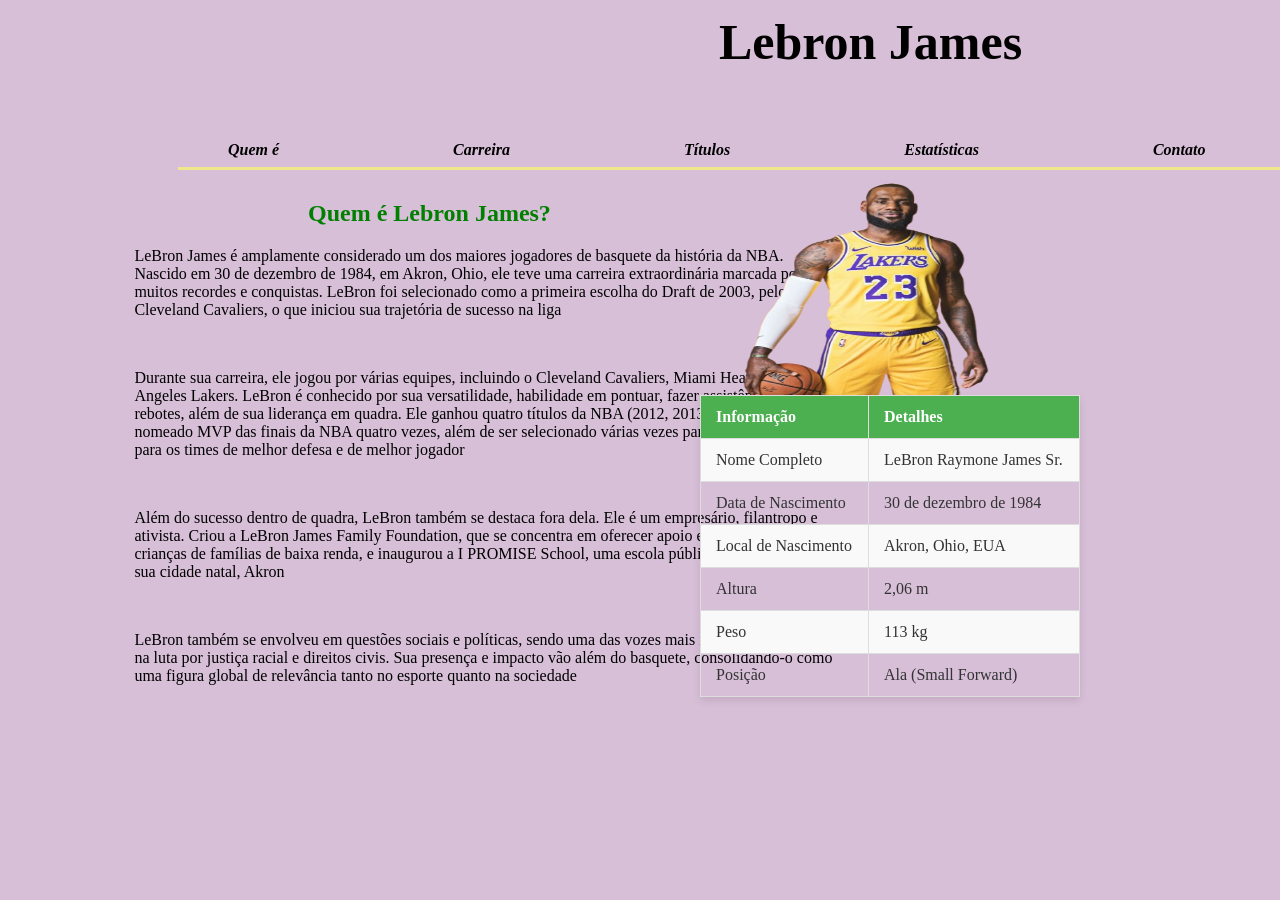
<file: secao1.html>
<!DOCTYPE html>
<html lang="pt-br">
<head>
    <meta charset="UTF-8">
    <meta name="viewport" content="width=device-width, initial-scale=1.0">
    <link rel="shortcut icon" href="IMG/Blackvariant-Button-Ui-Requests-13-NBA.ico" type="image/x-icon">
    <link rel="stylesheet" href="CSS/secao1.css">
    <title>Quem é Lebron</title>
</head>
<body>
    <header>
        <a href="index.html" class="título">
            <h1>Lebron James</h1>
        </a>
        <br><br>
        <nav>
            <a href="secao1.html" target="_parent">Quem é</a>
            <a href="secao2.html" target="_parent">Carreira</a>
            <a href="secao3.html" target="_parent">Títulos</a>
            <a href="secao4.html" target="_parent">Estatísticas</a>
            <a href="secao5.html" target="_parent">Contato</a>
            <hr>
        </nav>
    </header>
    <main>
        <section>
            <h2>Quem é Lebron James?</h2>
            <article>
                <p>LeBron James é amplamente considerado um dos maiores jogadores de basquete da história da NBA. Nascido em 30 de dezembro de 1984, em Akron, Ohio, ele teve uma carreira extraordinária marcada por muitos recordes e conquistas. LeBron foi selecionado como a primeira escolha do Draft de 2003, pelo Cleveland Cavaliers, o que iniciou sua trajetória de sucesso na liga</p>
                <br>
                <p>Durante sua carreira, ele jogou por várias equipes, incluindo o Cleveland Cavaliers, Miami Heat e Los Angeles Lakers. LeBron é conhecido por sua versatilidade, habilidade em pontuar, fazer assistências e rebotes, além de sua liderança em quadra. Ele ganhou quatro títulos da NBA (2012, 2013, 2016, 2020) e foi nomeado MVP das finais da NBA quatro vezes, além de ser selecionado várias vezes para o All-Star Game e para os times de melhor defesa e de melhor jogador</p>
                <br>
                <p>Além do sucesso dentro de quadra, LeBron também se destaca fora dela. Ele é um empresário, filantropo e ativista. Criou a LeBron James Family Foundation, que se concentra em oferecer apoio educacional a crianças de famílias de baixa renda, e inaugurou a I PROMISE School, uma escola pública para crianças em sua cidade natal, Akron</p>
                <br>
                <p>LeBron também se envolveu em questões sociais e políticas, sendo uma das vozes mais influentes dos atletas na luta por justiça racial e direitos civis. Sua presença e impacto vão além do basquete, consolidando-o como uma figura global de relevância tanto no esporte quanto na sociedade</p>
                <img src="IMG/Lebron(Secao1).png" alt="foto Lebron">
                <table>
                    <tr>
                      <th>Informação</th>
                      <th>Detalhes</th>
                    </tr>
                    <tr>
                      <td>Nome Completo</td>
                      <td>LeBron Raymone James Sr.</td>
                    </tr>
                    <tr>
                      <td>Data de Nascimento</td>
                      <td>30 de dezembro de 1984</td>
                    </tr>
                    <tr>
                      <td>Local de Nascimento</td>
                      <td>Akron, Ohio, EUA</td>
                    </tr>
                    <tr>
                      <td>Altura</td>
                      <td>2,06 m</td>
                    </tr>
                    <tr>
                      <td>Peso</td>
                      <td>113 kg</td>
                    </tr>
                    <tr>
                      <td>Posição</td>
                      <td>Ala (Small Forward)</td>
                    </tr>
                  </table>       
            </article>
        </section>
    </main>
</body>
</html>
</file>
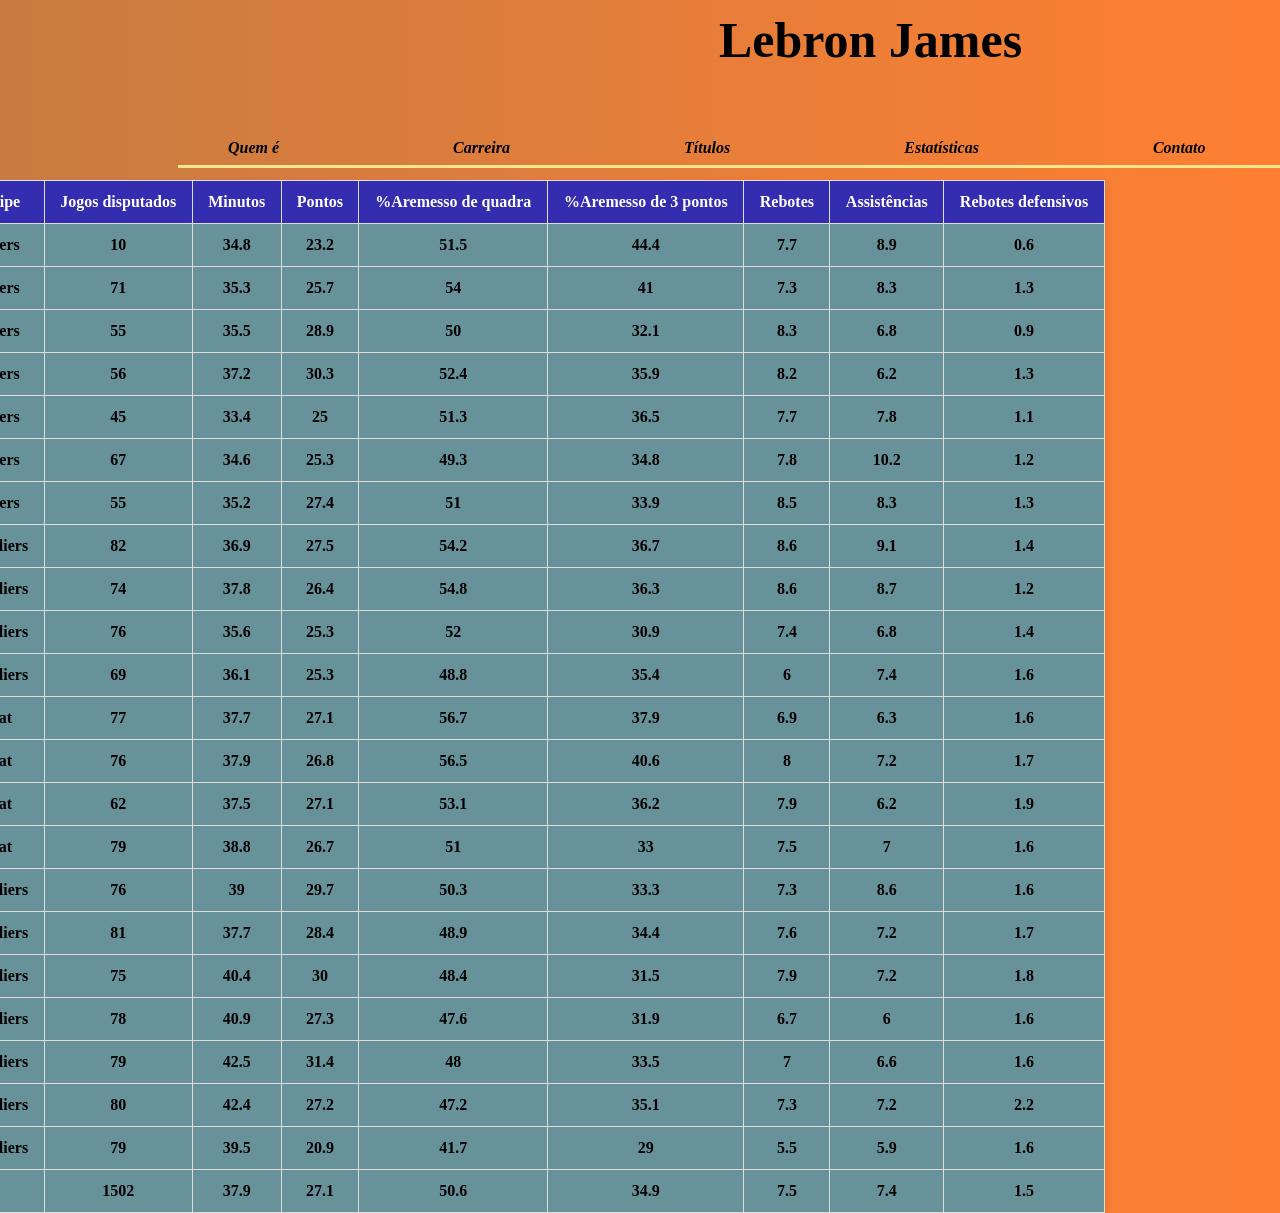
<file: secao4.html>
<!DOCTYPE html>
<html lang="pt-br">
<head>
    <meta charset="UTF-8">
    <meta name="viewport" content="width=device-width, initial-scale=1.0">
    <link rel="shortcut icon" href="IMG/Blackvariant-Button-Ui-Requests-13-NBA.ico" type="image/x-icon">
    <link rel="stylesheet" href="CSS/secao4.css">
    <title>Estatísticas do Lebron</title>
</head>
<body>
    <header>
        <a href="index.html" class="título">
            <h1>Lebron James</h1>
        </a>
        <br><br>
        <nav>
            <a href="secao1.html" target="_parent">Quem é</a>
            <a href="secao2.html" target="_parent">Carreira</a>
            <a href="secao3.html" target="_parent">Títulos</a>
            <a href="secao4.html" target="_parent">Estatísticas</a>
            <a href="secao5.html" target="_parent">Contato</a>
            <hr>
        </nav>
    </header>
    <article>
        <table>
            <tr>
              <th>Ano</th>
              <th>Equipe</th>
              <th>Jogos disputados</th>
              <th>Minutos</th>
              <th>Pontos</th>
              <th>%Aremesso de quadra</th>
              <th>%Aremesso de 3 pontos</th>
              <th>Rebotes</th>
              <th>Assistências</th>
              <th>Rebotes defensivos</th>
            </tr>
            <tr>
              <td>2024-25</td>
              <td>Lakers</td>
              <td>10</td>
              <td>34.8</td>
              <td>23.2</td>
              <td>51.5</td>
              <td>44.4</td>
              <td>7.7</td>
              <td>8.9</td>
              <td>0.6</td>
            </tr>
            <tr>
                <td>2023-24</td>
                <td>Lakers</td>
                <td>71</td>
                <td>35.3</td>
                <td>25.7</td>
                <td>54</td>
                <td>41</td>
                <td>7.3</td>
                <td>8.3</td>
                <td>1.3</td>
            </tr>
            <tr>
                <td>2022-23</td>
                <td>Lakers</td>
                <td>55</td>
                <td>35.5</td>
                <td>28.9</td>
                <td>50</td>
                <td>32.1</td>
                <td>8.3</td>
                <td>6.8</td>
                <td>0.9</td>
            </tr>
            <tr>
                <td>2021-22</td>
                <td>Lakers</td>
                <td>56</td>
                <td>37.2</td>
                <td>30.3</td>
                <td>52.4</td>
                <td>35.9</td>
                <td>8.2</td>
                <td>6.2</td>
                <td>1.3</td>
            </tr>
            <tr>
                <td>2020-21</td>
                <td>Lakers</td>
                <td>45</td>
                <td>33.4</td>
                <td>25</td>
                <td>51.3</td>
                <td>36.5</td>
                <td>7.7</td>
                <td>7.8</td>
                <td>1.1</td>
            </tr>
            <tr>
                <td>2019-20</td>
                <td>Lakers</td>
                <td>67</td>
                <td>34.6</td>
                <td>25.3</td>
                <td>49.3</td>
                <td>34.8</td>
                <td>7.8</td>
                <td>10.2</td>
                <td>1.2</td>
            </tr>
            <tr>
                <td>2018-19</td>
                <td>Lakers</td>
                <td>55</td>
                <td>35.2</td>
                <td>27.4</td>
                <td>51</td>
                <td>33.9</td>
                <td>8.5</td>
                <td>8.3</td>
                <td>1.3</td>
            </tr>
            <tr>
                <td>2017-18</td>
                <td>Cavaliers</td>
                <td>82</td>
                <td>36.9</td>
                <td>27.5</td>
                <td>54.2</td>
                <td>36.7</td>
                <td>8.6</td>
                <td>9.1</td>
                <td>1.4</td>
            </tr>
            <tr>
                <td>2016-17</td>
                <td>Cavaliers</td>
                <td>74</td>
                <td>37.8</td>
                <td>26.4</td>
                <td>54.8</td>
                <td>36.3</td>
                <td>8.6</td>
                <td>8.7</td>
                <td>1.2</td>
            </tr>
            <tr>
                <td>2015-16</td>
                <td>Cavaliers</td>
                <td>76</td>
                <td>35.6</td>
                <td>25.3</td>
                <td>52</td>
                <td>30.9</td>
                <td>7.4</td>
                <td>6.8</td>
                <td>1.4</td>
            </tr>
            <tr>
                <td>2014-15</td>
                <td>Cavaliers</td>
                <td>69</td>
                <td>36.1</td>
                <td>25.3</td>
                <td>48.8</td>
                <td>35.4</td>
                <td>6</td>
                <td>7.4</td>
                <td>1.6</td>
            </tr>
            <tr>
                <td>2013-14</td>
                <td>Heat</td>
                <td>77</td>
                <td>37.7</td>
                <td>27.1</td>
                <td>56.7</td>
                <td>37.9</td>
                <td>6.9</td>
                <td>6.3</td>
                <td>1.6</td>
            </tr>
            <tr>
                <td>2012-13</td>
                <td>Heat</td>
                <td>76</td>
                <td>37.9</td>
                <td>26.8</td>
                <td>56.5</td>
                <td>40.6</td>
                <td>8</td>
                <td>7.2</td>
                <td>1.7</td>
            </tr>
            <tr>
                <td>2011-12</td>
                <td>Heat</td>
                <td>62</td>
                <td>37.5</td>
                <td>27.1</td>
                <td>53.1</td>
                <td>36.2</td>
                <td>7.9</td>
                <td>6.2</td>
                <td>1.9</td>
            </tr>
            <tr>
                <td>2010-11</td>
                <td>Heat</td>
                <td>79</td>
                <td>38.8</td>
                <td>26.7</td>
                <td>51</td>
                <td>33</td>
                <td>7.5</td>
                <td>7</td>
                <td>1.6</td>
            </tr>
            <tr>
                <td>2009-10</td>
                <td>Cavaliers</td>
                <td>76</td>
                <td>39</td>
                <td>29.7</td>
                <td>50.3</td>
                <td>33.3</td>
                <td>7.3</td>
                <td>8.6</td>
                <td>1.6</td>
            </tr>
            <tr>
                <td>2008-09</td>
                <td>Cavaliers</td>
                <td>81</td>
                <td>37.7</td>
                <td>28.4</td>
                <td>48.9</td>
                <td>34.4</td>
                <td>7.6</td>
                <td>7.2</td>
                <td>1.7</td>
            </tr>
            <tr>
                <td>2007-08</td>
                <td>Cavaliers</td>
                <td>75</td>
                <td>40.4</td>
                <td>30</td>
                <td>48.4</td>
                <td>31.5</td>
                <td>7.9</td>
                <td>7.2</td>
                <td>1.8</td>
            </tr>
            <tr>
                <td>2006-07</td>
                <td>Cavaliers</td>
                <td>78</td>
                <td>40.9</td>
                <td>27.3</td>
                <td>47.6</td>
                <td>31.9</td>
                <td>6.7</td>
                <td>6</td>
                <td>1.6</td>
            </tr>
            <tr>
                <td>2005-06</td>
                <td>Cavaliers</td>
                <td>79</td>
                <td>42.5</td>
                <td>31.4</td>
                <td>48</td>
                <td>33.5</td>
                <td>7</td>
                <td>6.6</td>
                <td>1.6</td>
            </tr>
            <tr>
                <td>2004-05</td>
                <td>Cavaliers</td>
                <td>80</td>
                <td>42.4</td>
                <td>27.2</td>
                <td>47.2</td>
                <td>35.1</td>
                <td>7.3</td>
                <td>7.2</td>
                <td>2.2</td>
            </tr>
            <tr>
                <td>2003-04</td>
                <td>Cavaliers</td>
                <td>79</td>
                <td>39.5</td>
                <td>20.9</td>
                <td>41.7</td>
                <td>29</td>
                <td>5.5</td>
                <td>5.9</td>
                <td>1.6</td>
            </tr>
            <tr>
                <td>Carreira</td>
                <td></td>
                <td>1502</td>
                <td>37.9</td>
                <td>27.1</td>
                <td>50.6</td>
                <td>34.9</td>
                <td>7.5</td>
                <td>7.4</td>
                <td>1.5</td>
            </tr>
        </table>
    </article>
</body>
</html>
</file>
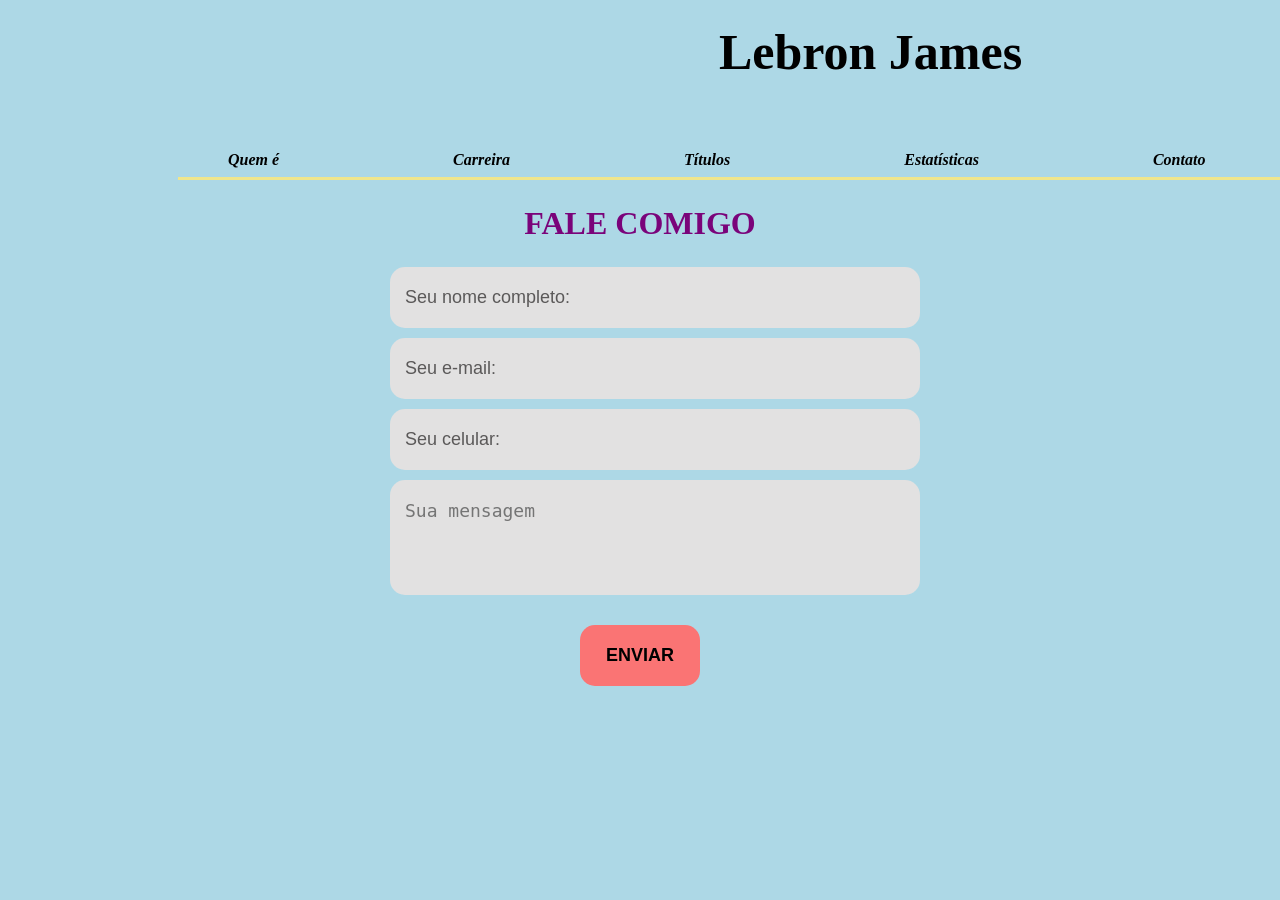
<file: secao5.html>
<!DOCTYPE html>
<html lang="pt-br">
<head>
    <meta charset="UTF-8">
    <meta name="viewport" content="width=device-width, initial-scale=1.0">
    <link rel="shortcut icon" href="IMG/Hopstarter-Sleek-Xp-Basic-Chat.ico" type="image/x-icon">
    <link rel="stylesheet" href="CSS/secao5.css">
    <title>Sobre nós</title>
</head>
<body>
    <header>
        <a href="index.html" class="título">
            <h1>Lebron James</h1>
        </a>
        <br><br>
        <nav>
            <a href="secao1.html" target="_parent">Quem é</a>
            <a href="secao2.html" target="_parent">Carreira</a>
            <a href="secao3.html" target="_parent">Títulos</a>
            <a href="secao4.html" target="_parent">Estatísticas</a>
            <a href="secao5.html" target="_parent">Contato</a>
            <hr>
        </nav>
    </header>
    <section class="form">
        <div class="interface">
            <h2 class="titulo">FALE COMIGO</h2>
            <form action="">
                <input type="text" name="" id="" placeholder="Seu nome completo:" required>
                <input type="text" name="" id="" placeholder="Seu e-mail:" required>
                <input type="text" name="" id="" placeholder="Seu celular:">
                <textarea name="" id="" placeholder="Sua mensagem" required cols="30" rows="10"></textarea>
                <div class="btn-enviar">
                    <input type="submit" value="ENVIAR">
                </div>
            </form>
        </div>
    </section>
</body>
</html>
</file>
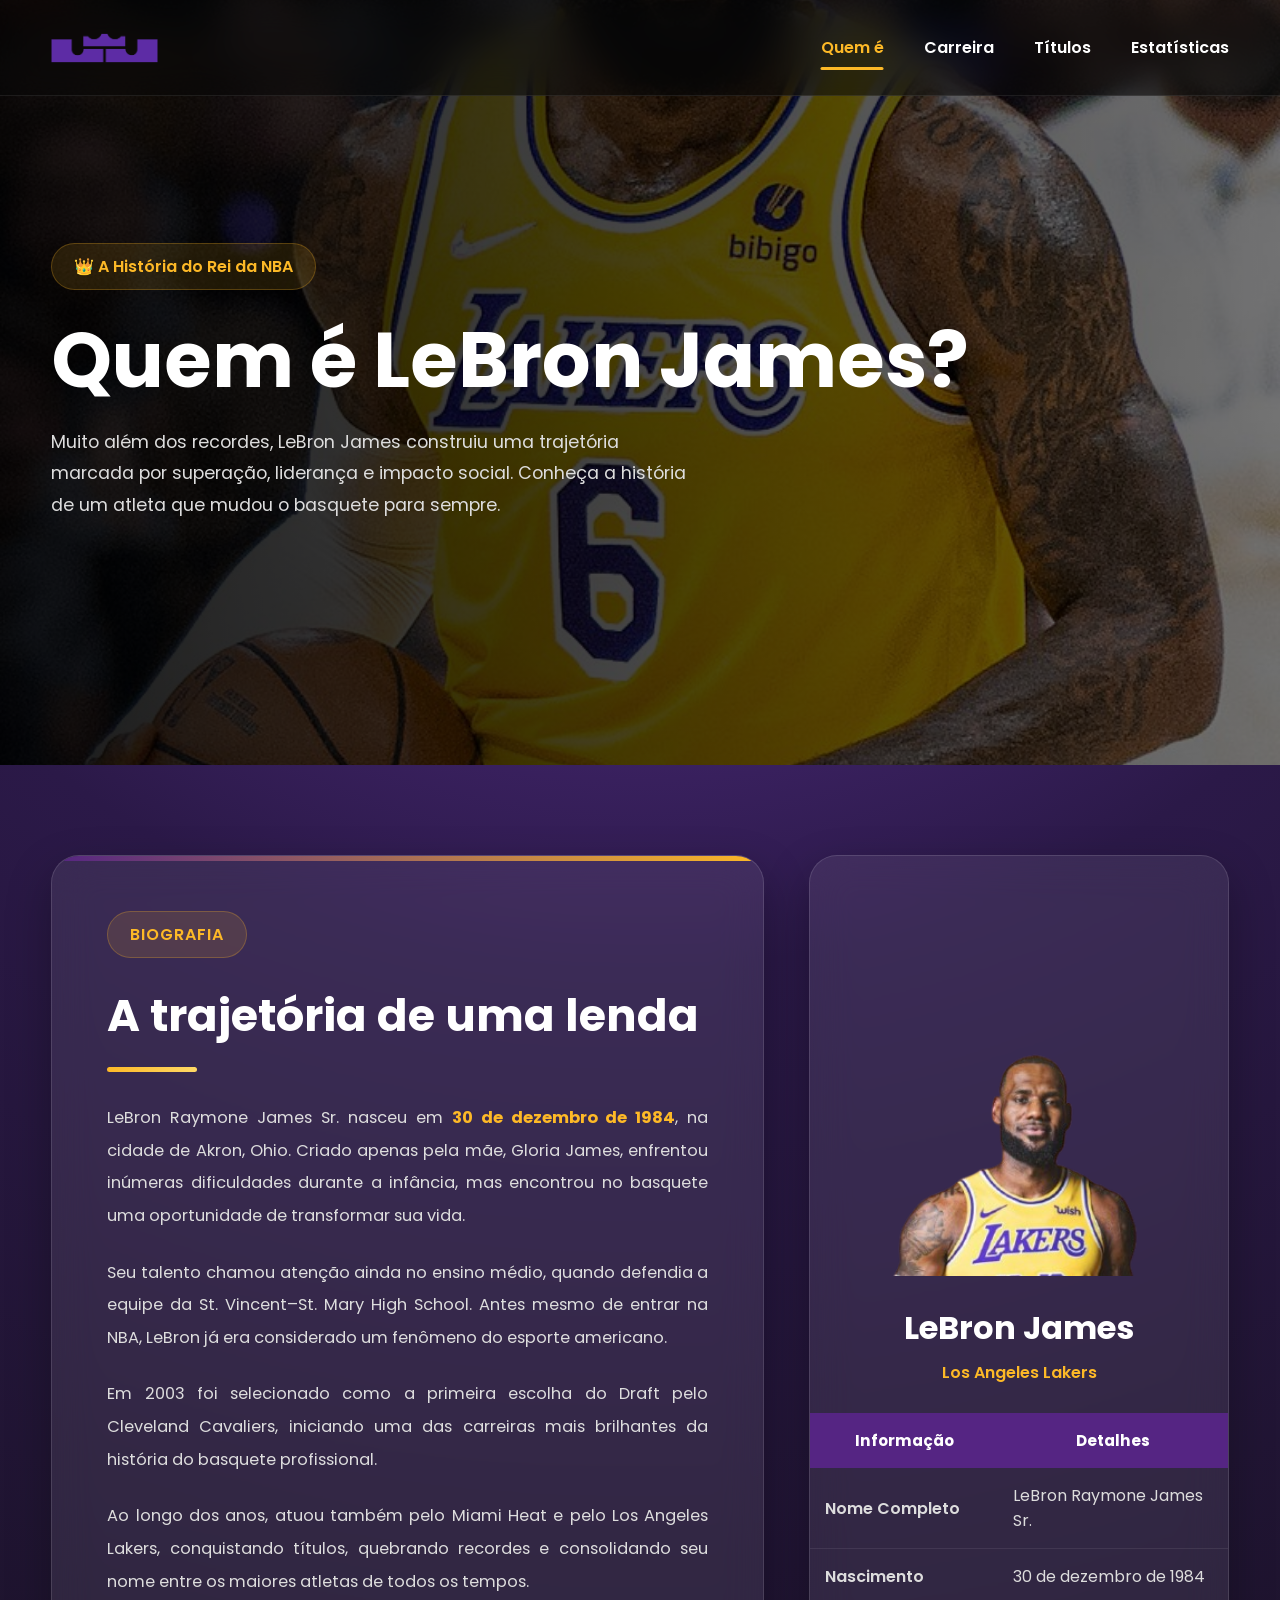
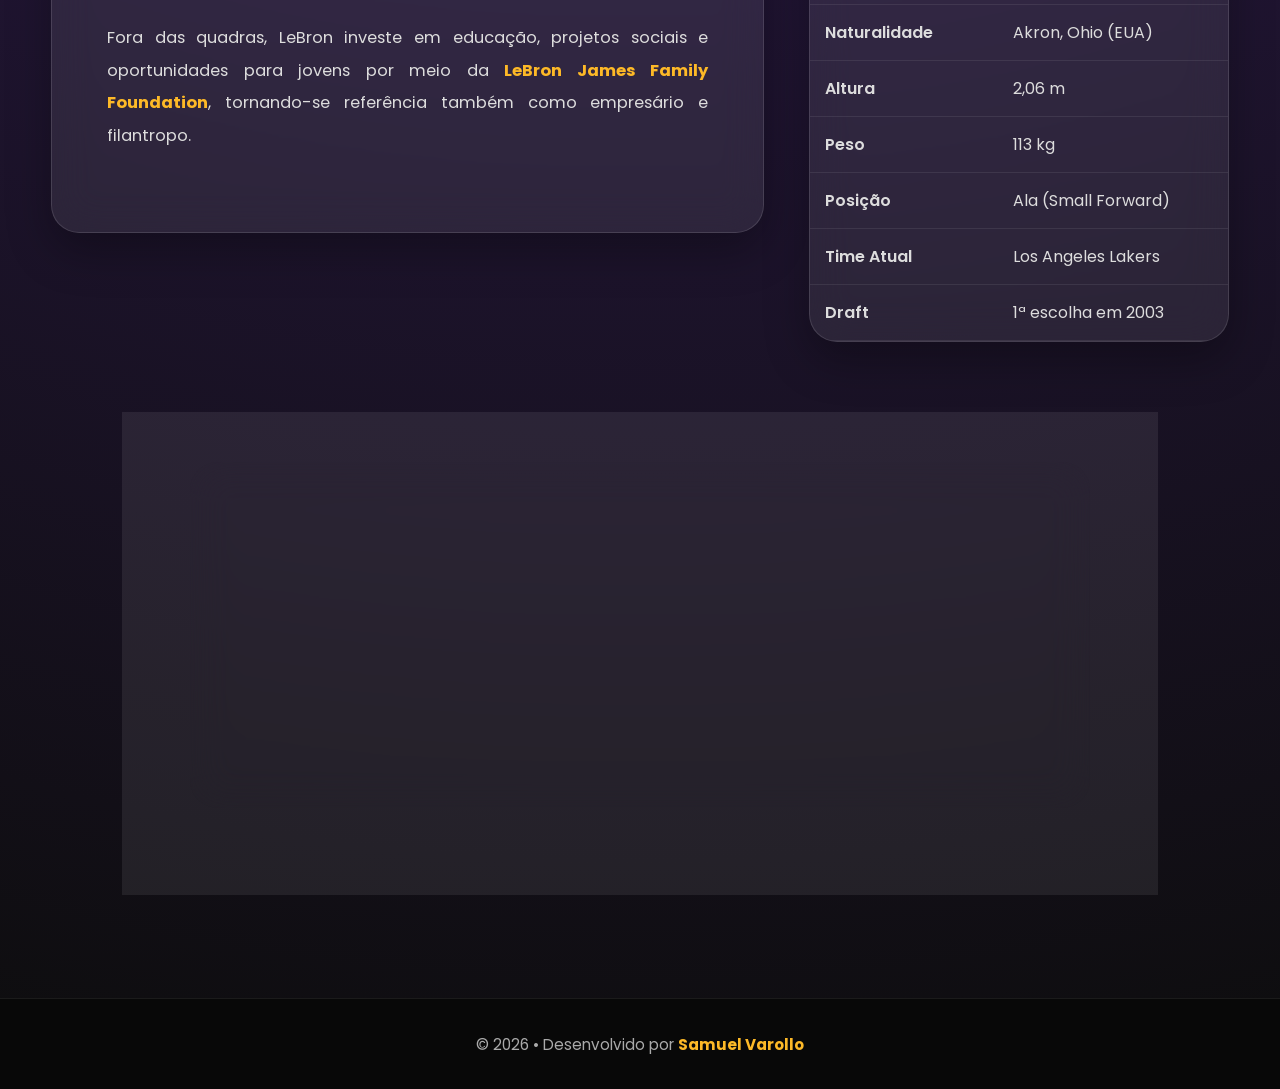
<file: pages/biografia.html>
<!DOCTYPE html>
<html lang="pt-BR">
<head>
    <meta charset="UTF-8">
    <meta name="viewport" content="width=device-width, initial-scale=1.0">
    <title>Quem é LeBron James | Biografia</title>
    <meta name="description"
        content="Conheça a história de LeBron James, sua infância, carreira, conquistas e legado dentro e fora das quadras.">
    <link rel="shortcut icon"
        href="../img/lebron.ico"
        type="image/x-icon">
    <link rel="preconnect"
        href="https://fonts.googleapis.com">
    <link rel="preconnect"
        href="https://fonts.gstatic.com"
        crossorigin>
    <link href="https://fonts.googleapis.com/css2?family=Poppins:wght@300;400;500;600;700;800&display=swap"
        rel="stylesheet">
    <link rel="stylesheet"
        href="../css/biografia.css">
</head>
<body>
    <!-- ================= HEADER ================= -->
    <header class="header">
        <div class="container-header">
            <a href="../index.html"
                class="logo">
                <img src="../img/Logo.png"
                    alt="Logo LeBron James">
            </a>
            <nav>
                <a href="biografia.html"
                    class="ativo">
                    Quem é
                </a>

                <a href="carreira.html">
                    Carreira
                </a>

                <a href="titulos.html">
                    Títulos
                </a>

                <a href="estatisticas.html">
                    Estatísticas
                </a>
            </nav>
        </div>
    </header>

    <!-- ================= HERO ================= -->
    <section class="hero">
        <div class="hero-overlay"></div>
        <div class="container hero-content">
            <span class="hero-tag">
                👑 A História do Rei da NBA
            </span>
            <h2>
                Quem é LeBron James?
            </h2>
            <p>
                Muito além dos recordes, LeBron James construiu uma trajetória
                marcada por superação, liderança e impacto social.
                Conheça a história de um atleta que mudou o basquete
                para sempre.
            </p>
        </div>
    </section>
    <main>

        <!-- ================= BIOGRAFIA ================= -->
        <section class="biografia-section">
            <div class="biografia-container">
                <article class="texto">
                    <span class="section-tag">
                        BIOGRAFIA
                    </span>
                    <h2>
                        A trajetória de uma lenda
                    </h2>
                    <p>
                        LeBron Raymone James Sr. nasceu em
                        <strong>30 de dezembro de 1984</strong>,
                        na cidade de Akron, Ohio.
                        Criado apenas pela mãe, Gloria James,
                        enfrentou inúmeras dificuldades durante a infância,
                        mas encontrou no basquete uma oportunidade
                        de transformar sua vida.
                    </p>
                    <p>
                        Seu talento chamou atenção ainda no ensino médio,
                        quando defendia a equipe da
                        St. Vincent–St. Mary High School.
                        Antes mesmo de entrar na NBA,
                        LeBron já era considerado um fenômeno
                        do esporte americano.
                    </p>
                    <p>
                        Em 2003 foi selecionado como a primeira escolha
                        do Draft pelo Cleveland Cavaliers,
                        iniciando uma das carreiras mais brilhantes
                        da história do basquete profissional.
                    </p>
                    <p>
                        Ao longo dos anos,
                        atuou também pelo Miami Heat
                        e pelo Los Angeles Lakers,
                        conquistando títulos,
                        quebrando recordes
                        e consolidando seu nome entre
                        os maiores atletas de todos os tempos.
                    </p>
                    <p>
                        Fora das quadras,
                        LeBron investe em educação,
                        projetos sociais
                        e oportunidades para jovens por meio da
                        <strong>LeBron James Family Foundation</strong>,
                        tornando-se referência também
                        como empresário e filantropo.
                    </p>
                </article>
                
                <!-- ================= PERFIL ================= -->
                <aside class="informacoes">
                    <div class="perfil-card">
                        <img src="../img/Lebron.png"
                            alt="LeBron James">
                        <div class="perfil-info">
                            <h3>
                                LeBron James
                            </h3>
                            <p>
                                Los Angeles Lakers
                            </p>
                        </div>
                        <table>
                            <thead>
                                <tr>
                                    <th>
                                        Informação
                                    </th>
                                    <th>
                                        Detalhes
                                    </th>
                                </tr>
                            </thead>
                            <tbody>
                                <tr>
                                    <td>Nome Completo</td>
                                    <td>LeBron Raymone James Sr.</td>
                                </tr>
                                <tr>
                                    <td>Nascimento</td>
                                    <td>30 de dezembro de 1984</td>
                                </tr>
                                <tr>
                                    <td>Naturalidade</td>
                                    <td>Akron, Ohio (EUA)</td>
                                </tr>
                                <tr>
                                    <td>Altura</td>
                                    <td>2,06 m</td>
                                </tr>
                                <tr>
                                    <td>Peso</td>
                                    <td>113 kg</td>
                                </tr>
                                <tr>
                                    <td>Posição</td>
                                    <td>Ala (Small Forward)</td>
                                </tr>
                                <tr>
                                    <td>Time Atual</td>
                                    <td>Los Angeles Lakers</td>
                                </tr>
                                <tr>
                                    <td>Draft</td>
                                    <td>1ª escolha em 2003</td>
                                </tr>
                            </tbody>
                        </table>
                    </div>
                </aside>
            </div>
        </section>

        <!-- ================= FRASE ================= -->
        <section class="quote-section">
            <div class="quote-card">
                <span>
                    💬 Frase Marcante
                </span>
                <blockquote>
                    "Nada é dado. Tudo é conquistado com trabalho duro."
                </blockquote>
                <p>
                    — LeBron James
                </p>
            </div>
        </section>
    </main>

    <!-- ================= FOOTER ================= -->
    <footer class="footer">
        <div class="container-footer">
            <p>
                © 2026 • Desenvolvido por
                <strong>Samuel Varollo</strong>
            </p>
        </div>
    </footer>
</body>
</html>
</file>
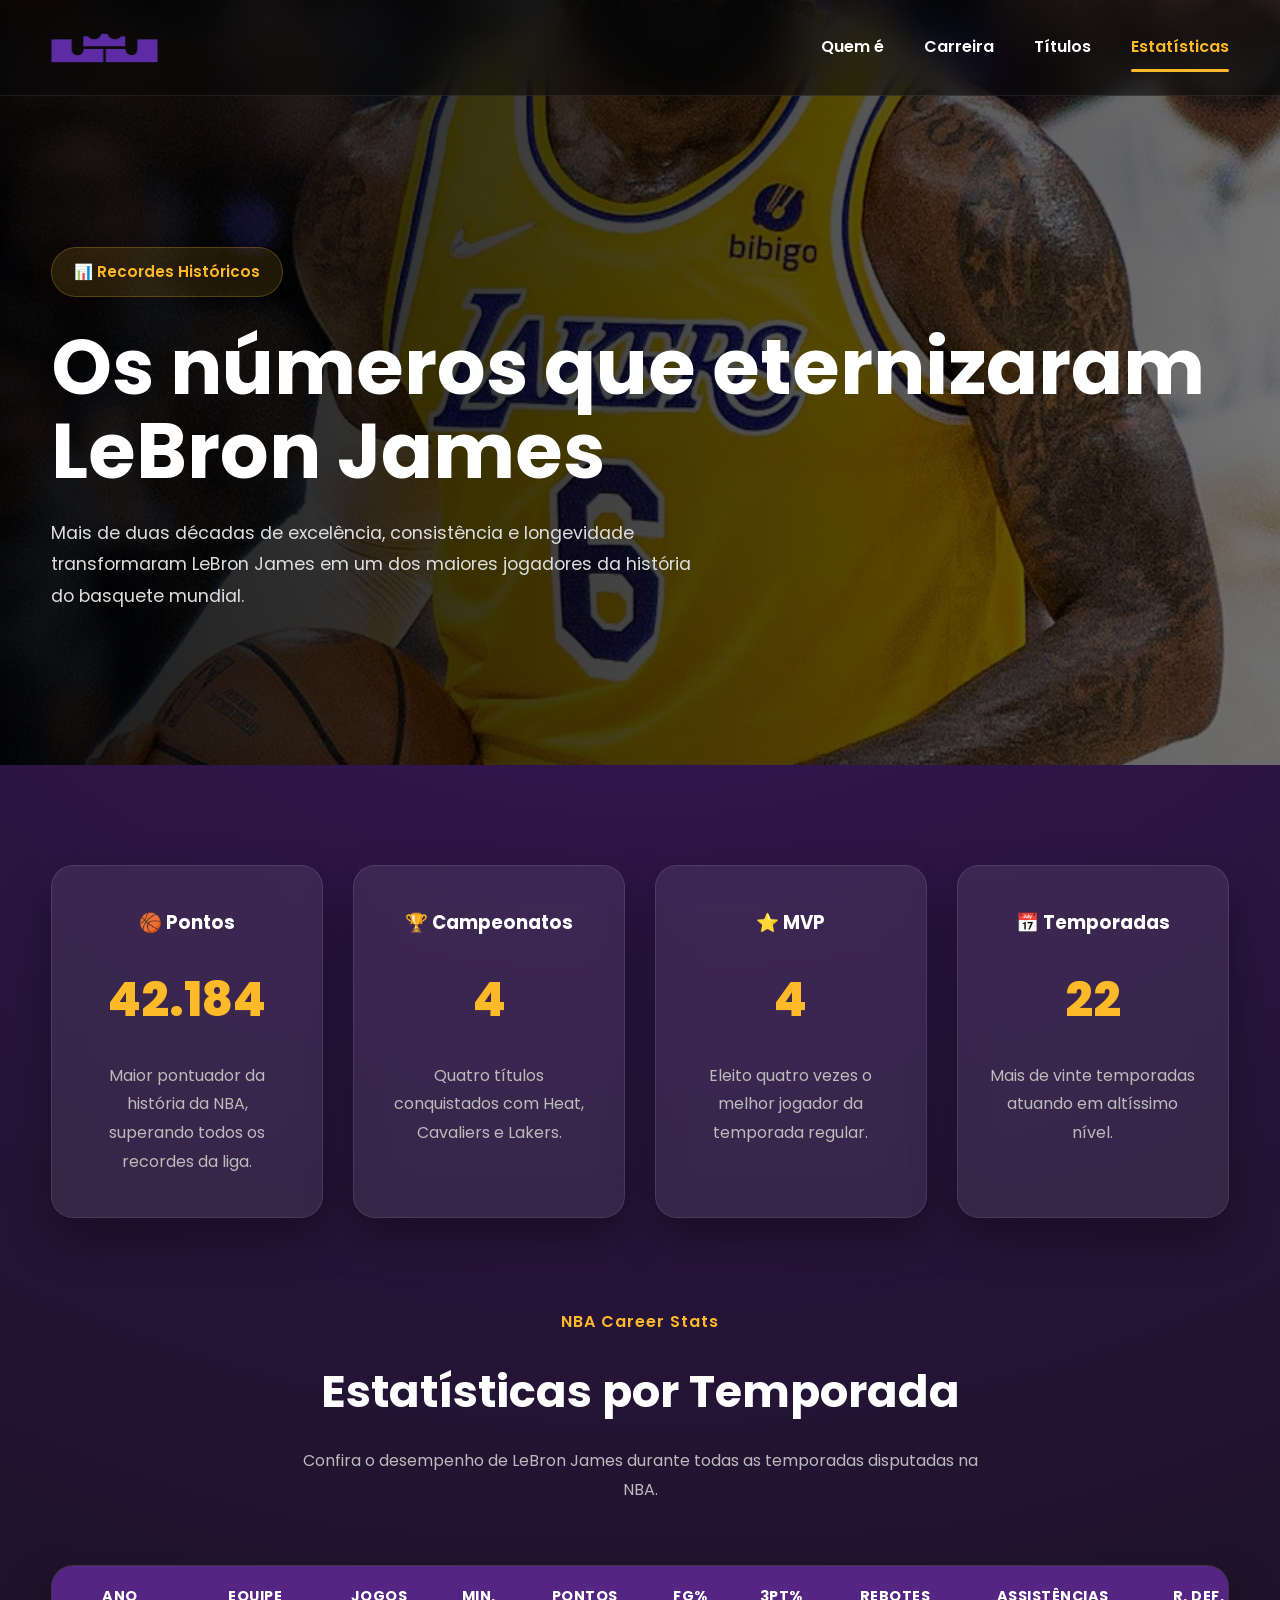
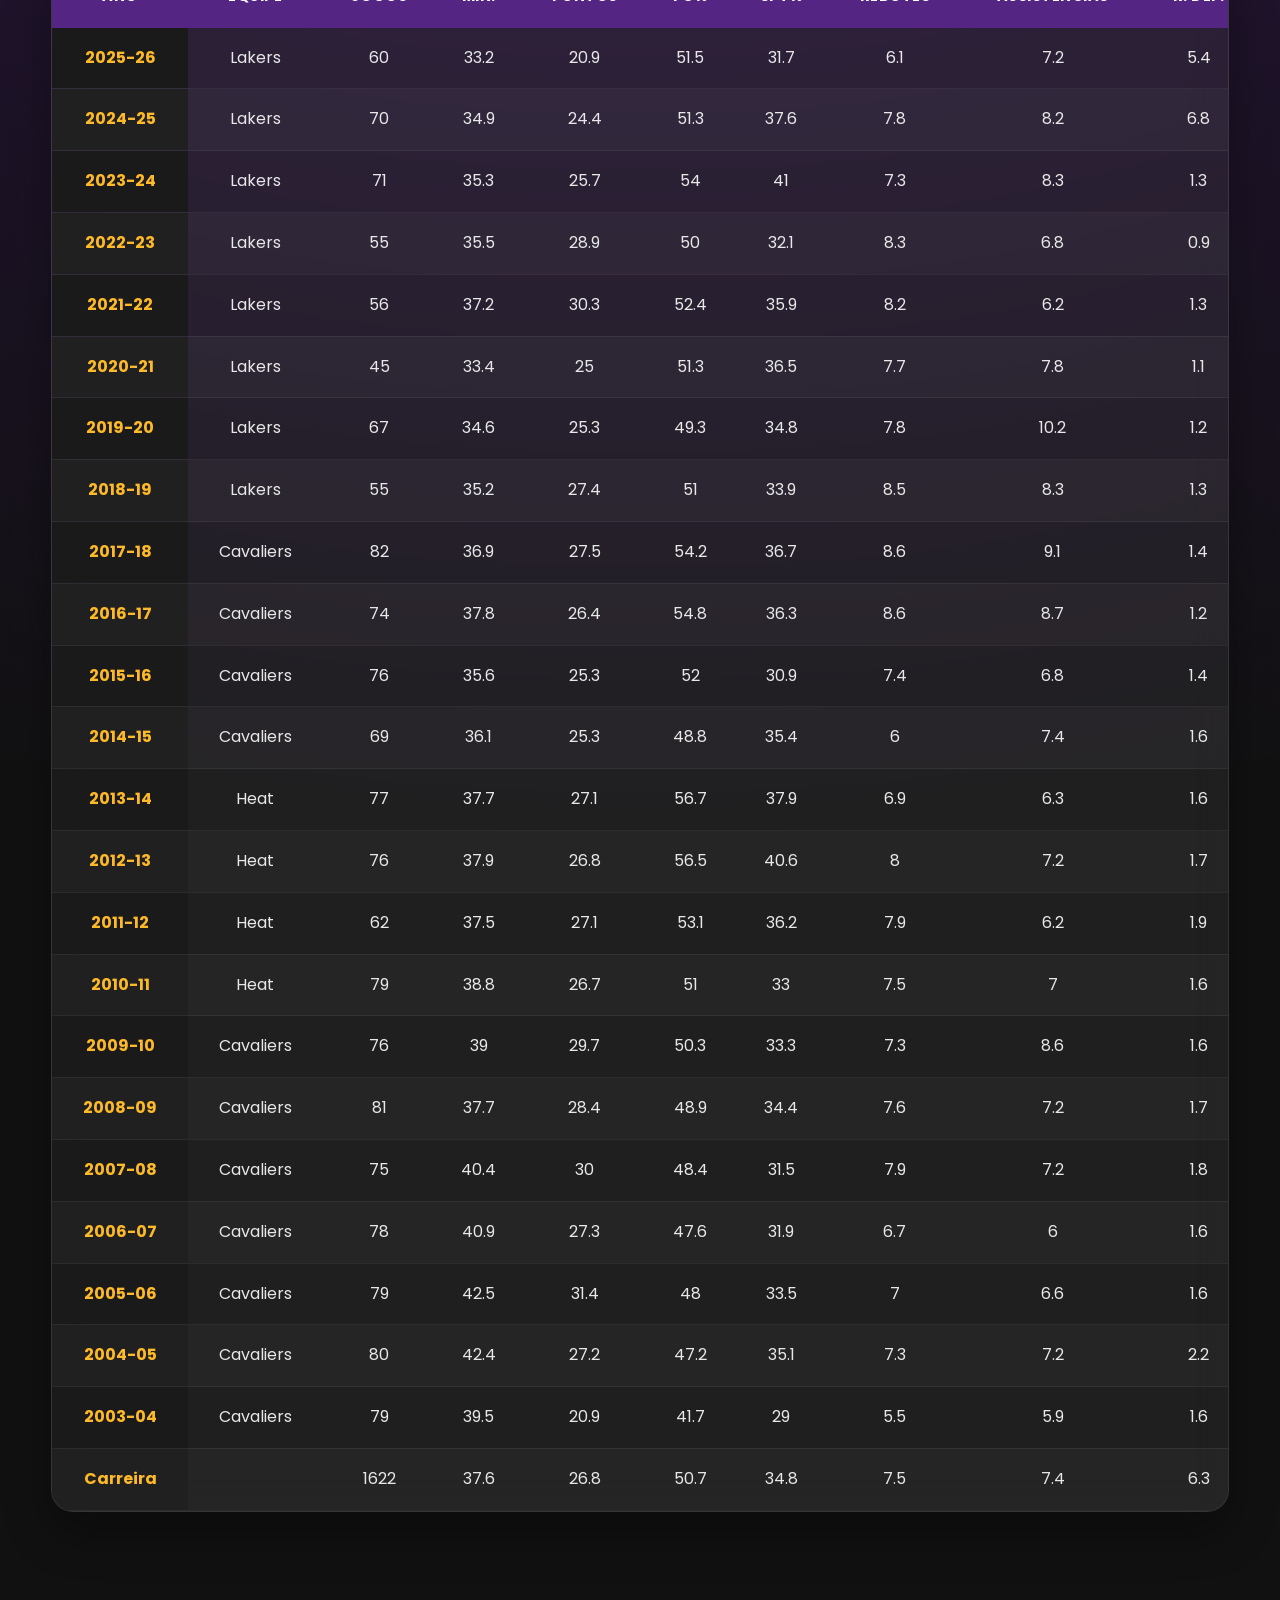
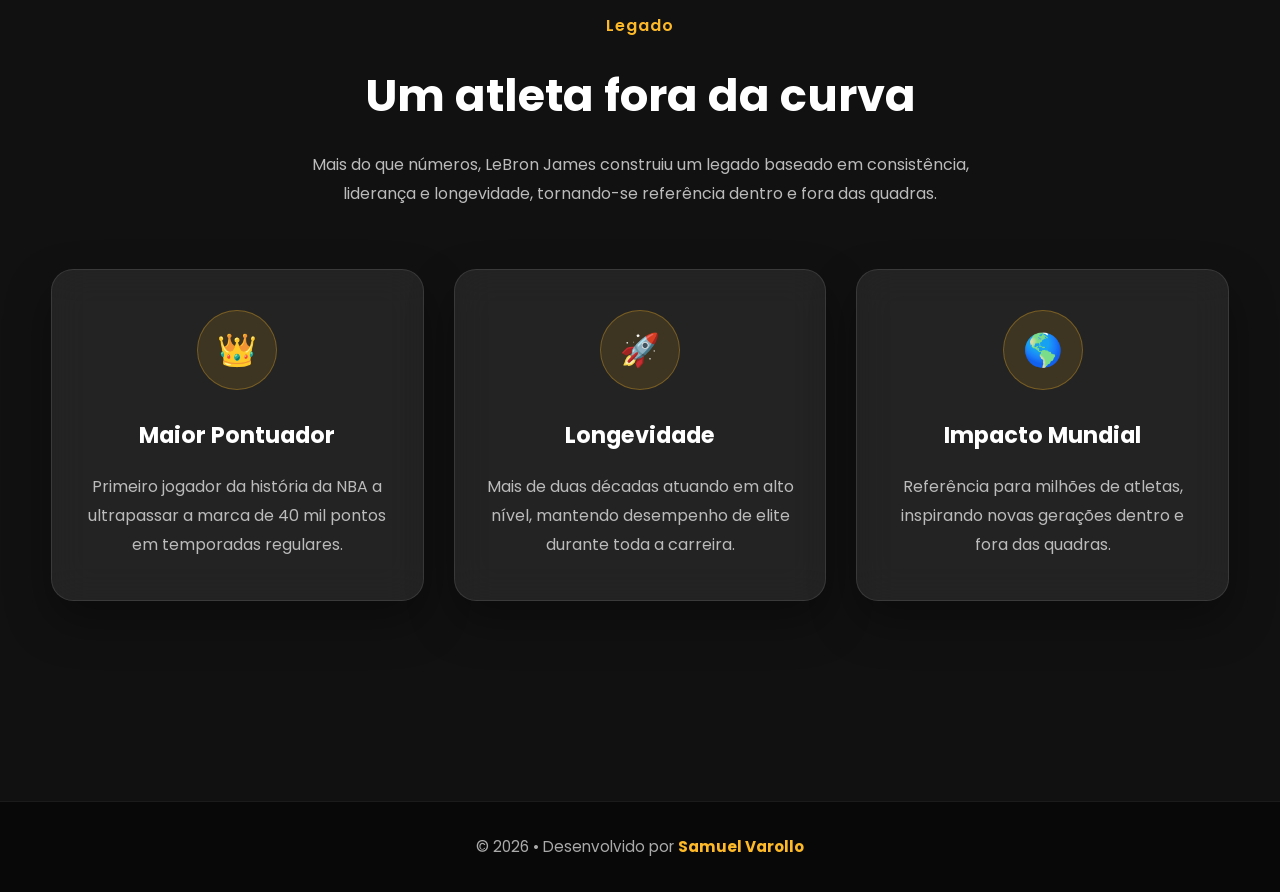
<file: pages/estatisticas.html>
<!DOCTYPE html>
<html lang="pt-BR">

<head>
    <meta charset="UTF-8">
    <meta name="viewport" content="width=device-width, initial-scale=1.0">
    <title>Estatísticas | LeBron James</title>
    <meta name="description"
        content="Confira os principais números, recordes e estatísticas da carreira de LeBron James na NBA.">
    <link rel="shortcut icon" href="../img/lebron.ico" type="image/x-icon">
    <link rel="preconnect" href="https://fonts.googleapis.com">
    <link rel="preconnect" href="https://fonts.gstatic.com" crossorigin>
    <link href="https://fonts.googleapis.com/css2?family=Poppins:wght@300;400;500;600;700;800&display=swap"
        rel="stylesheet">
    <link rel="stylesheet" href="../css/estatisticas.css">
</head>

<body>
    <header class="header">
        <div class="container-header">
            <a href="../index.html" class="logo">
                <img src="../img/Logo.png" alt="Logo LeBron James">
            </a>

            <nav>
                <a href="biografia.html">
                    Quem é
                </a>

                <a href="carreira.html">
                    Carreira
                </a>

                <a href="titulos.html">
                    Títulos
                </a>

                <a href="estatisticas.html" class="ativo">
                    Estatísticas
                </a>
            </nav>
        </div>
    </header>

    <section class="hero">
        <div class="hero-overlay"></div>

        <div class="container hero-content">
            <span class="hero-tag">
                📊 Recordes Históricos
            </span>
            <h2>
                Os números que eternizaram
                LeBron James
            </h2>
            <p>
                Mais de duas décadas de excelência,
                consistência e longevidade transformaram
                LeBron James em um dos maiores jogadores
                da história do basquete mundial.
            </p>
        </div>
    </section>

    <main>
        <section class="cards-estatisticas">
            <article class="estatistica-card">
                <h3>
                    🏀 Pontos
                </h3>
                <span>
                    42.184
                </span>
                <p>
                    Maior pontuador da história da NBA,
                    superando todos os recordes da liga.
                </p>
            </article>
            <article class="estatistica-card">
                <h3>
                    🏆 Campeonatos
                </h3>
                <span>
                    4
                </span>
                <p>
                    Quatro títulos conquistados com
                    Heat, Cavaliers e Lakers.
                </p>
            </article>
            <article class="estatistica-card">
                <h3>
                    ⭐ MVP
                </h3>
                <span>
                    4
                </span>
                <p>
                    Eleito quatro vezes o melhor jogador
                    da temporada regular.
                </p>
            </article>
            <article class="estatistica-card">
                <h3>
                    📅 Temporadas
                </h3>
                <span>
                    22
                </span>
                <p>
                    Mais de vinte temporadas atuando
                    em altíssimo nível.
                </p>
            </article>
        </section>

        <section class="section-tabela">
            <div class="section-title">
                <span>
                    NBA Career Stats
                </span>
                <h2>
                    Estatísticas por Temporada
                </h2>
                <p>
                    Confira o desempenho de LeBron James
                    durante todas as temporadas disputadas
                    na NBA.
                </p>
            </div>
            <div class="table-container">
                <table class="stats-table">
                    <thead>
                        <tr>
                            <th>Ano</th>
                            <th>Equipe</th>
                            <th>Jogos</th>
                            <th>Min.</th>
                            <th>Pontos</th>
                            <th>FG%</th>
                            <th>3PT%</th>
                            <th>Rebotes</th>
                            <th>Assistências</th>
                            <th>R. Def.</th>
                        </tr>
                    </thead>
                    <tbody>
                        <tr>
                            <td>2025-26</td>
                            <td>Lakers</td>
                            <td>60</td>
                            <td>33.2</td>
                            <td>20.9</td>
                            <td>51.5</td>
                            <td>31.7</td>
                            <td>6.1</td>
                            <td>7.2</td>
                            <td>5.4</td>
                        </tr>

                        <tr>
                            <td>2024-25</td>
                            <td>Lakers</td>
                            <td>70</td>
                            <td>34.9</td>
                            <td>24.4</td>
                            <td>51.3</td>
                            <td>37.6</td>
                            <td>7.8</td>
                            <td>8.2</td>
                            <td>6.8</td>
                        </tr>

                        <tr>
                            <td>2023-24</td>
                            <td>Lakers</td>
                            <td>71</td>
                            <td>35.3</td>
                            <td>25.7</td>
                            <td>54</td>
                            <td>41</td>
                            <td>7.3</td>
                            <td>8.3</td>
                            <td>1.3</td>
                        </tr>

                        <tr>
                            <td>2022-23</td>
                            <td>Lakers</td>
                            <td>55</td>
                            <td>35.5</td>
                            <td>28.9</td>
                            <td>50</td>
                            <td>32.1</td>
                            <td>8.3</td>
                            <td>6.8</td>
                            <td>0.9</td>
                        </tr>

                        <tr>
                            <td>2021-22</td>
                            <td>Lakers</td>
                            <td>56</td>
                            <td>37.2</td>
                            <td>30.3</td>
                            <td>52.4</td>
                            <td>35.9</td>
                            <td>8.2</td>
                            <td>6.2</td>
                            <td>1.3</td>
                        </tr>

                        <tr>
                            <td>2020-21</td>
                            <td>Lakers</td>
                            <td>45</td>
                            <td>33.4</td>
                            <td>25</td>
                            <td>51.3</td>
                            <td>36.5</td>
                            <td>7.7</td>
                            <td>7.8</td>
                            <td>1.1</td>
                        </tr>

                        <tr>
                            <td>2019-20</td>
                            <td>Lakers</td>
                            <td>67</td>
                            <td>34.6</td>
                            <td>25.3</td>
                            <td>49.3</td>
                            <td>34.8</td>
                            <td>7.8</td>
                            <td>10.2</td>
                            <td>1.2</td>
                        </tr>

                        <tr>
                            <td>2018-19</td>
                            <td>Lakers</td>
                            <td>55</td>
                            <td>35.2</td>
                            <td>27.4</td>
                            <td>51</td>
                            <td>33.9</td>
                            <td>8.5</td>
                            <td>8.3</td>
                            <td>1.3</td>
                        </tr>

                        <tr>
                            <td>2017-18</td>
                            <td>Cavaliers</td>
                            <td>82</td>
                            <td>36.9</td>
                            <td>27.5</td>
                            <td>54.2</td>
                            <td>36.7</td>
                            <td>8.6</td>
                            <td>9.1</td>
                            <td>1.4</td>
                        </tr>

                        <tr>
                            <td>2016-17</td>
                            <td>Cavaliers</td>
                            <td>74</td>
                            <td>37.8</td>
                            <td>26.4</td>
                            <td>54.8</td>
                            <td>36.3</td>
                            <td>8.6</td>
                            <td>8.7</td>
                            <td>1.2</td>
                        </tr>

                        <tr>
                            <td>2015-16</td>
                            <td>Cavaliers</td>
                            <td>76</td>
                            <td>35.6</td>
                            <td>25.3</td>
                            <td>52</td>
                            <td>30.9</td>
                            <td>7.4</td>
                            <td>6.8</td>
                            <td>1.4</td>
                        </tr>

                        <tr>
                            <td>2014-15</td>
                            <td>Cavaliers</td>
                            <td>69</td>
                            <td>36.1</td>
                            <td>25.3</td>
                            <td>48.8</td>
                            <td>35.4</td>
                            <td>6</td>
                            <td>7.4</td>
                            <td>1.6</td>
                        </tr>

                        <tr>
                            <td>2013-14</td>
                            <td>Heat</td>
                            <td>77</td>
                            <td>37.7</td>
                            <td>27.1</td>
                            <td>56.7</td>
                            <td>37.9</td>
                            <td>6.9</td>
                            <td>6.3</td>
                            <td>1.6</td>
                        </tr>

                        <tr>
                            <td>2012-13</td>
                            <td>Heat</td>
                            <td>76</td>
                            <td>37.9</td>
                            <td>26.8</td>
                            <td>56.5</td>
                            <td>40.6</td>
                            <td>8</td>
                            <td>7.2</td>
                            <td>1.7</td>
                        </tr>

                        <tr>
                            <td>2011-12</td>
                            <td>Heat</td>
                            <td>62</td>
                            <td>37.5</td>
                            <td>27.1</td>
                            <td>53.1</td>
                            <td>36.2</td>
                            <td>7.9</td>
                            <td>6.2</td>
                            <td>1.9</td>
                        </tr>

                        <tr>
                            <td>2010-11</td>
                            <td>Heat</td>
                            <td>79</td>
                            <td>38.8</td>
                            <td>26.7</td>
                            <td>51</td>
                            <td>33</td>
                            <td>7.5</td>
                            <td>7</td>
                            <td>1.6</td>
                        </tr>

                        <tr>
                            <td>2009-10</td>
                            <td>Cavaliers</td>
                            <td>76</td>
                            <td>39</td>
                            <td>29.7</td>
                            <td>50.3</td>
                            <td>33.3</td>
                            <td>7.3</td>
                            <td>8.6</td>
                            <td>1.6</td>
                        </tr>

                        <tr>
                            <td>2008-09</td>
                            <td>Cavaliers</td>
                            <td>81</td>
                            <td>37.7</td>
                            <td>28.4</td>
                            <td>48.9</td>
                            <td>34.4</td>
                            <td>7.6</td>
                            <td>7.2</td>
                            <td>1.7</td>
                        </tr>

                        <tr>
                            <td>2007-08</td>
                            <td>Cavaliers</td>
                            <td>75</td>
                            <td>40.4</td>
                            <td>30</td>
                            <td>48.4</td>
                            <td>31.5</td>
                            <td>7.9</td>
                            <td>7.2</td>
                            <td>1.8</td>
                        </tr>

                        <tr>
                            <td>2006-07</td>
                            <td>Cavaliers</td>
                            <td>78</td>
                            <td>40.9</td>
                            <td>27.3</td>
                            <td>47.6</td>
                            <td>31.9</td>
                            <td>6.7</td>
                            <td>6</td>
                            <td>1.6</td>
                        </tr>

                        <tr>
                            <td>2005-06</td>
                            <td>Cavaliers</td>
                            <td>79</td>
                            <td>42.5</td>
                            <td>31.4</td>
                            <td>48</td>
                            <td>33.5</td>
                            <td>7</td>
                            <td>6.6</td>
                            <td>1.6</td>
                        </tr>

                        <tr>
                            <td>2004-05</td>
                            <td>Cavaliers</td>
                            <td>80</td>
                            <td>42.4</td>
                            <td>27.2</td>
                            <td>47.2</td>
                            <td>35.1</td>
                            <td>7.3</td>
                            <td>7.2</td>
                            <td>2.2</td>
                        </tr>

                        <tr>
                            <td>2003-04</td>
                            <td>Cavaliers</td>
                            <td>79</td>
                            <td>39.5</td>
                            <td>20.9</td>
                            <td>41.7</td>
                            <td>29</td>
                            <td>5.5</td>
                            <td>5.9</td>
                            <td>1.6</td>
                        </tr>

                        <tr>
                            <td>Carreira</td>
                            <td></td>
                            <td>1622</td>
                            <td>37.6</td>
                            <td>26.8</td>
                            <td>50.7</td>
                            <td>34.8</td>
                            <td>7.5</td>
                            <td>7.4</td>
                            <td>6.3</td>
                        </tr>
                    </tbody>
                </table>
            </div>
        </section>
        <section class="legado">
            <div class="section-title">
                <span>
                    Legado
                </span>
                <h2>
                    Um atleta fora da curva
                </h2>
                <p>
                    Mais do que números, LeBron James construiu
                    um legado baseado em consistência, liderança
                    e longevidade, tornando-se referência dentro
                    e fora das quadras.
                </p>
            </div>

            <div class="legado-grid">
                <article class="legado-card">
                    <div class="icone">
                        👑
                    </div>
                    <h3>
                        Maior Pontuador
                    </h3>
                    <p>
                        Primeiro jogador da história da NBA
                        a ultrapassar a marca de 40 mil pontos
                        em temporadas regulares.
                    </p>
                </article>

                <article class="legado-card">
                    <div class="icone">
                        🚀
                    </div>
                    <h3>
                        Longevidade
                    </h3>
                    <p>
                        Mais de duas décadas atuando em alto nível,
                        mantendo desempenho de elite durante toda
                        a carreira.
                    </p>
                </article>

                <article class="legado-card">
                    <div class="icone">
                        🌎
                    </div>
                    <h3>
                        Impacto Mundial
                    </h3>
                    <p>
                        Referência para milhões de atletas,
                        inspirando novas gerações dentro
                        e fora das quadras.
                    </p>
                </article>
            </div>
        </section>
    </main>

    <footer class="footer">
        <div class="container-footer">
            <p>
                © 2026 • Desenvolvido por
                <strong>Samuel Varollo</strong>
            </p>
        </div>
    </footer>
</body>

</html>
</file>
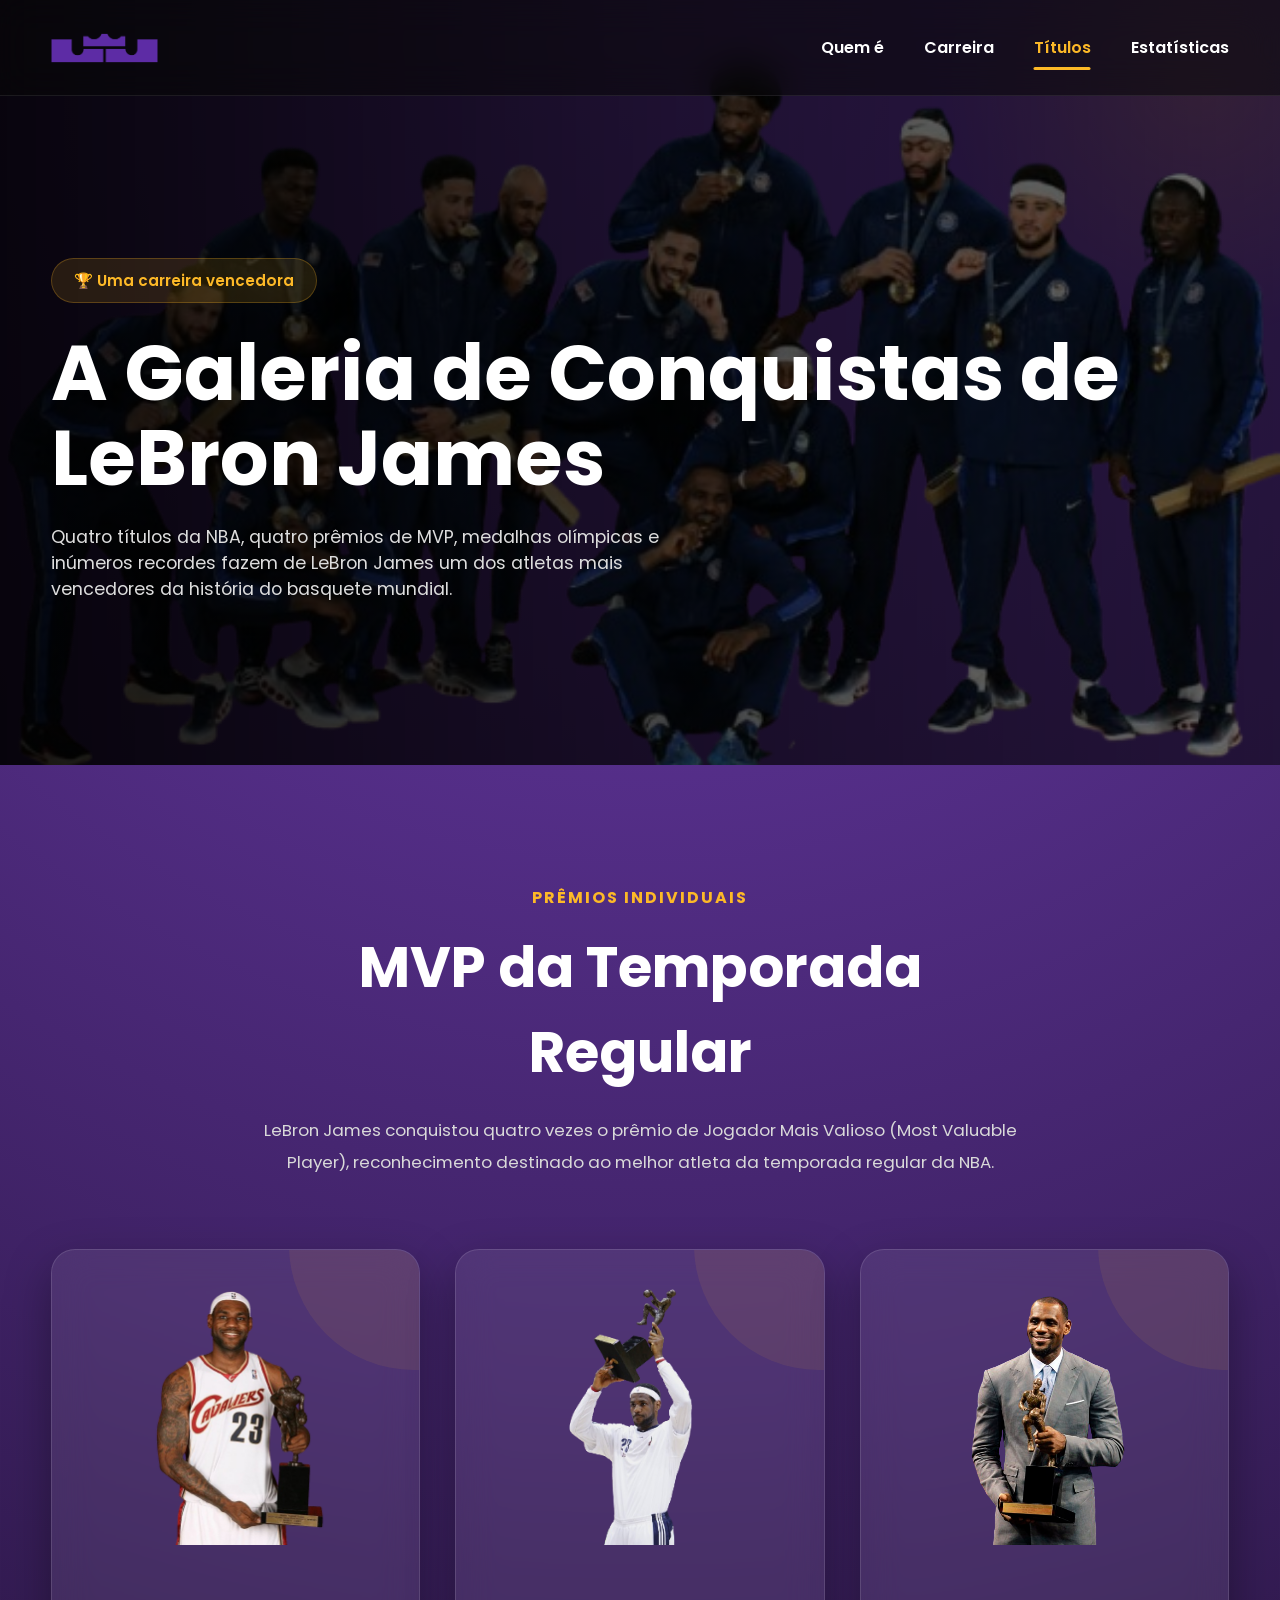
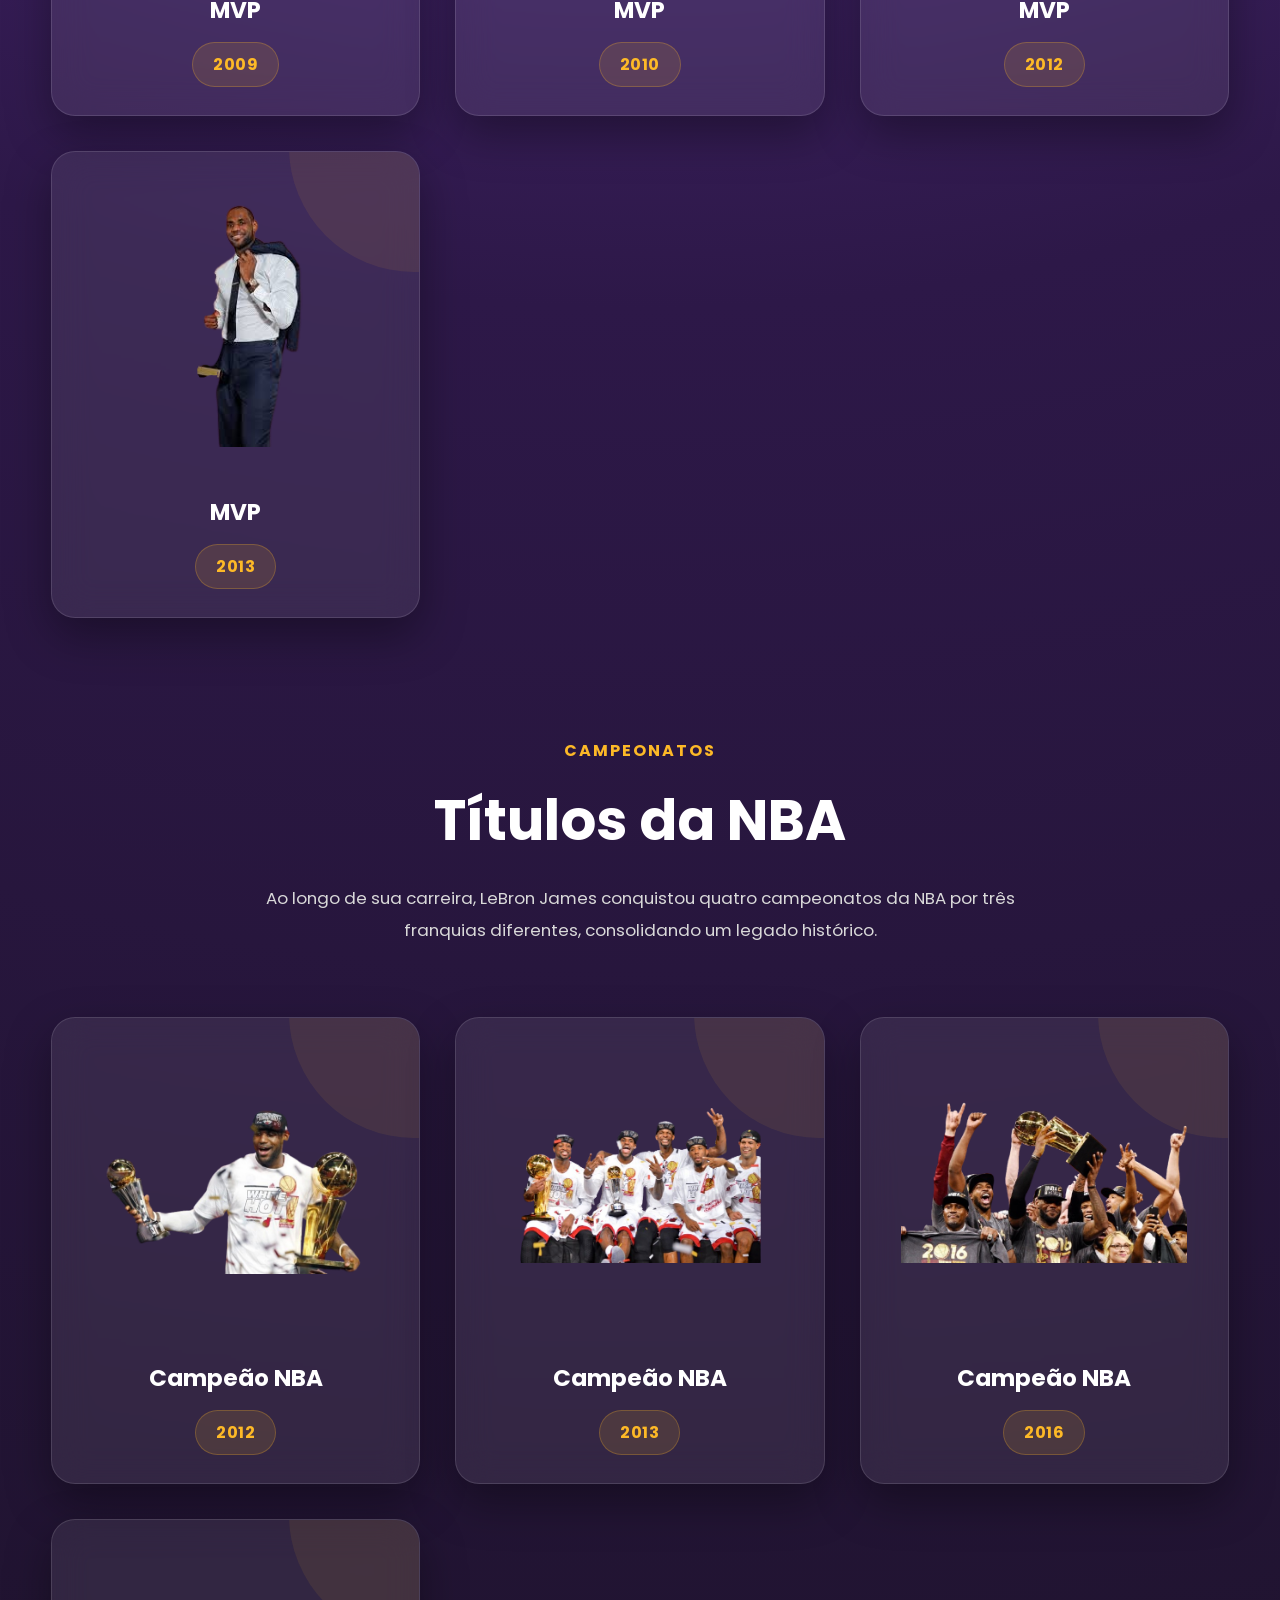
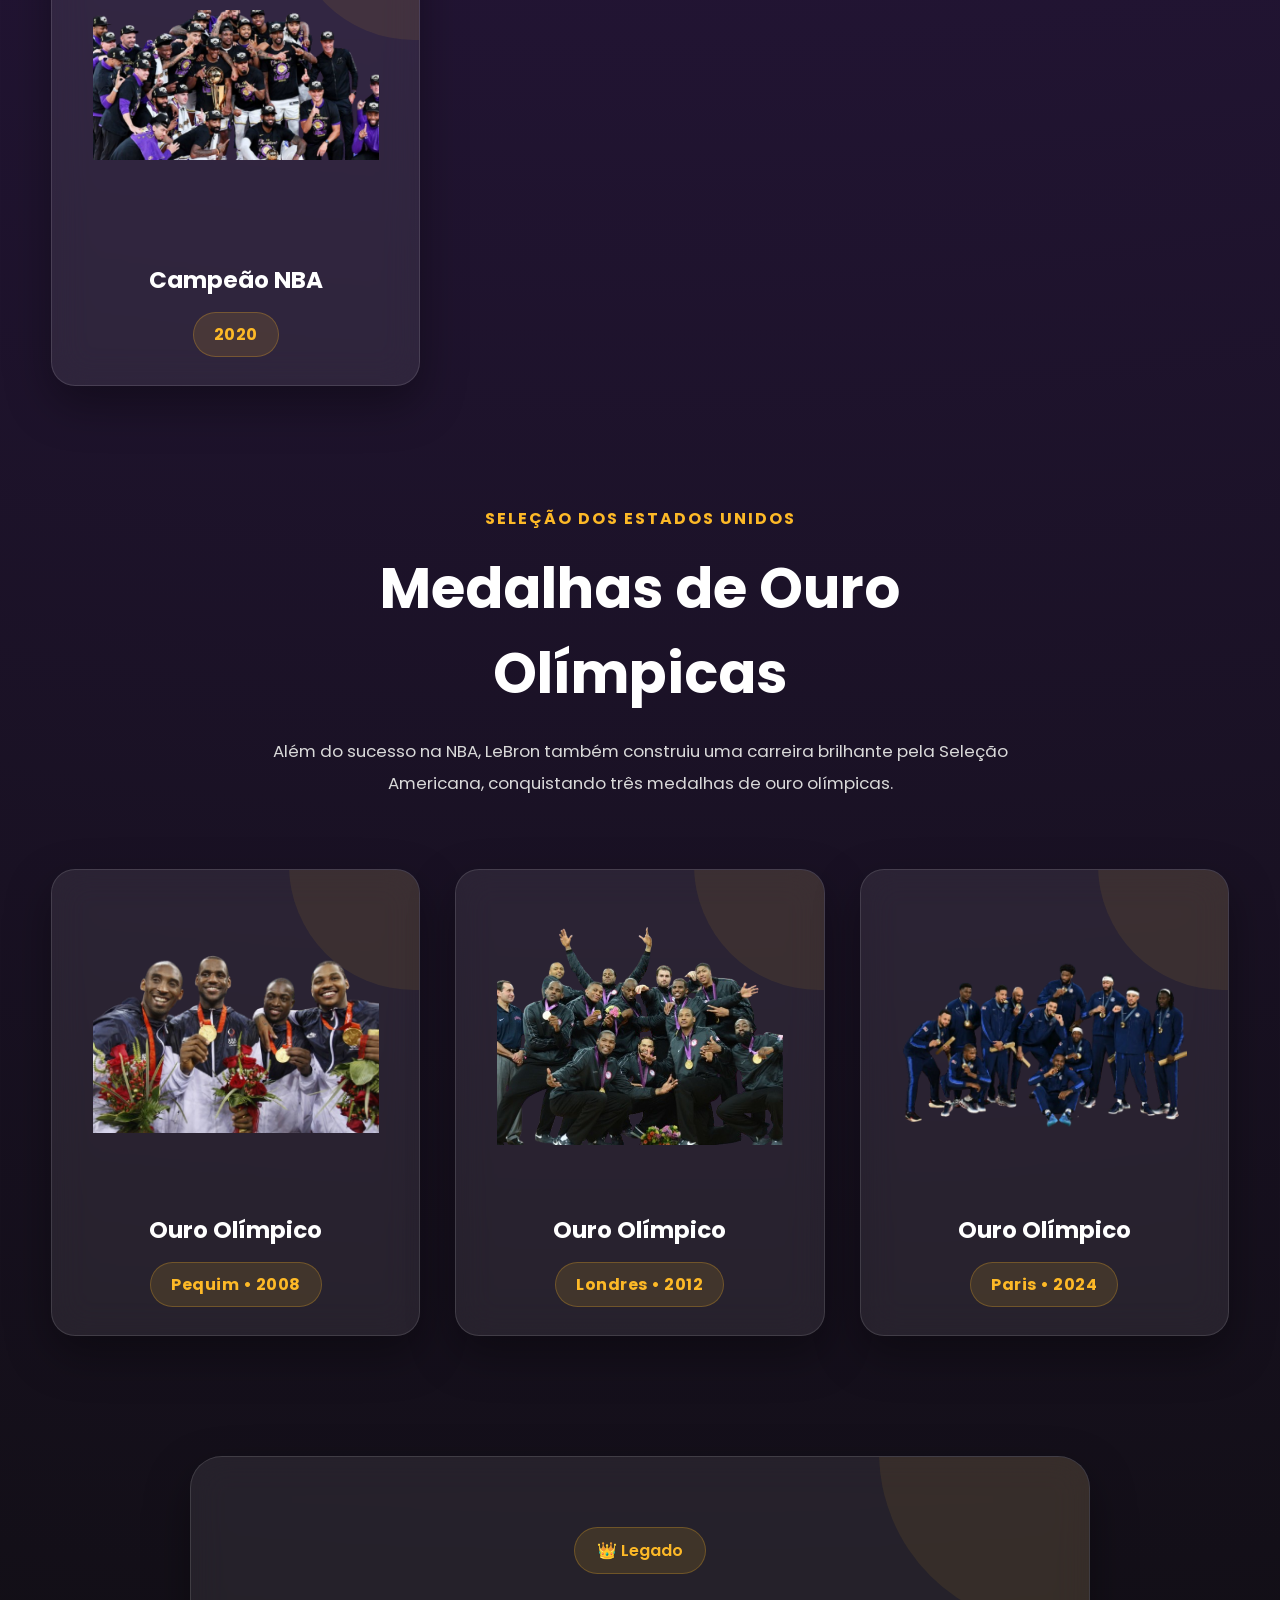
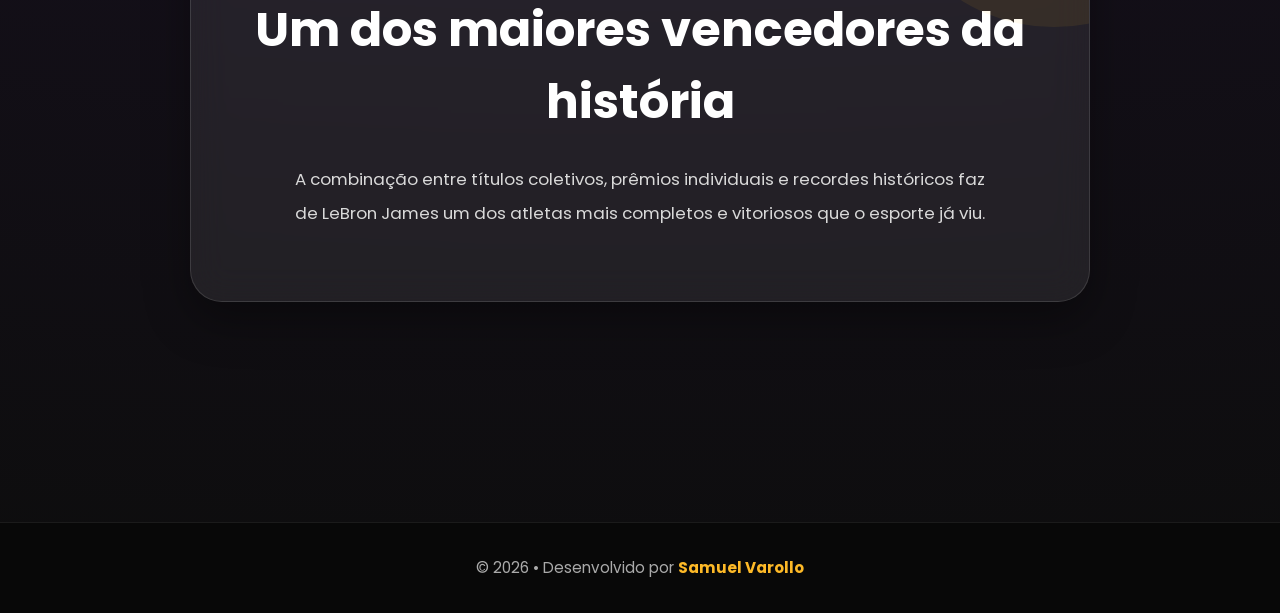
<file: pages/titulos.html>
<!DOCTYPE html>
<html lang="pt-BR">

<head>
    <meta charset="UTF-8">
    <meta name="viewport" content="width=device-width, initial-scale=1.0">
    <title>Títulos | LeBron James</title>
    <meta name="description"
        content="Conheça todos os títulos, prêmios individuais e conquistas de LeBron James ao longo de sua carreira na NBA e pela Seleção dos Estados Unidos.">
    <link rel="shortcut icon" href="../img/titulos.ico" type="image/x-icon">
    <link rel="preconnect" href="https://fonts.googleapis.com">
    <link rel="preconnect" href="https://fonts.gstatic.com" crossorigin>
    <link href="https://fonts.googleapis.com/css2?family=Poppins:wght@300;400;500;600;700;800&display=swap"
        rel="stylesheet">
    <link rel="stylesheet" href="../css/titulos.css">
</head>

<body>
    <!--================ HEADER ================-->
    <header class="header">
        <div class="container-header">
            <a href="../index.html" class="logo">
                <img src="../img/Logo.png" alt="Logo LeBron James">
            </a>

            <nav>
                <a href="biografia.html">
                    Quem é
                </a>

                <a href="carreira.html">
                    Carreira
                </a>

                <a href="titulos.html" class="ativo">
                    Títulos
                </a>

                <a href="estatisticas.html">
                    Estatísticas
                </a>
            </nav>
        </div>
    </header>

    <!--================ HERO ================-->
    <section class="hero">
        <div class="hero-overlay"></div>

        <div class="container hero-content">
            <span class="hero-tag">
                🏆 Uma carreira vencedora
            </span>
            <h2>
                A Galeria de Conquistas
                de LeBron James
            </h2>
            <p>
                Quatro títulos da NBA, quatro prêmios de MVP,
                medalhas olímpicas e inúmeros recordes fazem de
                LeBron James um dos atletas mais vencedores da
                história do basquete mundial.
            </p>
        </div>
    </section>

    <main>
        <!--================ MVP ================-->
        <section class="premios">
            <div class="section-title">
                <span>
                    PRÊMIOS INDIVIDUAIS
                </span>
                <h2>
                    MVP da Temporada Regular
                </h2>
                <p>
                    LeBron James conquistou quatro vezes o prêmio de
                    Jogador Mais Valioso (Most Valuable Player),
                    reconhecimento destinado ao melhor atleta da
                    temporada regular da NBA.
                </p>
            </div>
            <div class="grid">
                <article class="card">
                    <img src="../img/Lebron-2009.png" alt="LeBron James MVP 2009">
                    <div class="card-info">
                        <h3>
                            MVP
                        </h3>
                        <span>
                            2009
                        </span>
                    </div>
                </article>

                <article class="card">
                    <img src="../img/Lebron-2010.png" alt="LeBron James MVP 2010">
                    <div class="card-info">
                        <h3>
                            MVP
                        </h3>
                        <span>
                            2010
                        </span>
                    </div>
                </article>

                <article class="card">
                    <img src="../img/Lebron-2012.png" alt="LeBron James MVP 2012">
                    <div class="card-info">
                        <h3>
                            MVP
                        </h3>
                        <span>
                            2012
                        </span>
                    </div>
                </article>

                <article class="card">
                    <img src="../img/Lebron-2013.png" alt="LeBron James MVP 2013">
                    <div class="card-info">
                        <h3>
                            MVP
                        </h3>
                        <span>
                            2013
                        </span>
                    </div>
                </article>
            </div>
        </section>

        <!--================ NBA ================-->
        <section class="premios">
            <div class="section-title">
                <span>
                    CAMPEONATOS
                </span>
                <h2>
                    Títulos da NBA
                </h2>
                <p>
                    Ao longo de sua carreira, LeBron James conquistou
                    quatro campeonatos da NBA por três franquias
                    diferentes, consolidando um legado histórico.
                </p>
            </div>

            <div class="grid">
                <article class="card">
                    <img src="../img/NBA-2012.png" alt="Título da NBA 2012">
                    <div class="card-info">
                        <h3>
                            Campeão NBA
                        </h3>
                        <span>
                            2012
                        </span>
                    </div>
                </article>

                <article class="card">
                    <img src="../img/NBA-2013.png" alt="Título da NBA 2013">
                    <div class="card-info">
                        <h3>
                            Campeão NBA
                        </h3>
                        <span>
                            2013
                        </span>
                    </div>
                </article>

                <article class="card">
                    <img src="../img/NBA-2016.png" alt="Título da NBA 2016">
                    <div class="card-info">
                        <h3>
                            Campeão NBA
                        </h3>
                        <span>
                            2016
                        </span>
                    </div>
                </article>

                <article class="card">
                    <img src="../img/NBA-2020.png" alt="Título da NBA 2020">
                    <div class="card-info">
                        <h3>
                            Campeão NBA
                        </h3>
                        <span>
                            2020
                        </span>
                    </div>
                </article>
            </div>
        </section>

        <!--================ OLIMPÍADAS ================-->
        <section class="premios">
            <div class="section-title">
                <span>
                    SELEÇÃO DOS ESTADOS UNIDOS
                </span>
                <h2>
                    Medalhas de Ouro Olímpicas
                </h2>
                <p>
                    Além do sucesso na NBA, LeBron também construiu
                    uma carreira brilhante pela Seleção Americana,
                    conquistando três medalhas de ouro olímpicas.
                </p>
            </div>

            <div class="grid">
                <article class="card">
                    <img src="../img/Olimpíadas-2008.png" alt="Pequim 2008">
                    <div class="card-info">
                        <h3>
                            Ouro Olímpico
                        </h3>
                        <span>
                            Pequim • 2008
                        </span>
                    </div>
                </article>

                <article class="card">
                    <img src="../img/Olimpíadas-2012.png" alt="Londres 2012">
                    <div class="card-info">
                        <h3>
                            Ouro Olímpico
                        </h3>
                        <span>
                            Londres • 2012
                        </span>
                    </div>
                </article>

                <article class="card">
                    <img src="../img/Olimpíadas-2024.png" alt="Paris 2024">
                    <div class="card-info">
                        <h3>
                            Ouro Olímpico
                        </h3>
                        <span>
                            Paris • 2024
                        </span>
                    </div>
                </article>
            </div>
        </section>

        <!--================ RESUMO ================-->
        <section class="resumo">
            <div class="resumo-card">
                <span>
                    👑 Legado
                </span>
                <h2>
                    Um dos maiores vencedores da história
                </h2>
                <p>
                    A combinação entre títulos coletivos,
                    prêmios individuais e recordes históricos
                    faz de LeBron James um dos atletas mais
                    completos e vitoriosos que o esporte já viu.
                </p>
            </div>
        </section>
    </main>

    <!--================ FOOTER ================-->
    <footer class="footer">
        <div class="container-footer">
            <p>
                © 2026 • Desenvolvido por
                <strong>Samuel Varollo</strong>
            </p>
        </div>
    </footer>
</body>

</html>
</file>
<file: CSS/secao1.css>
body{
  background-color: #D8BFD8;
  overflow-y: hidden;
}

header{
  position: absolute;
  align-content: center;
  justify-content: center;
  margin-left: 50px;
  margin-top: -235px;
}

h1{
  display: flex;
  justify-content: center;
  align-items: center;
  font-size: 50px;
  margin-top: 30px;
  margin-left: 110px;
}

h1:hover{
  color: black;
}

nav{
  display: inline;
  align-content: center;
  justify-content: center;
  align-items: center;
  font-weight: bold;
  font-style: italic;
}

a{
  margin-left: 170px;
  justify-content: space-between;
  flex-direction: row;
  text-decoration: none;
  color: black;
}

a.título:hover{
  text-decoration-color: black;
}

a:hover{
  color: blue;
  text-decoration: underline;
}

hr{
  margin-left: 120px;
  width: 155vh;
  background-color: #F0E68C;
  height: 3px;
  border: none;
}

h2{
  margin-top: 200px;
  margin-left: 300px;
  color: green;
  font-weight: bolder;
}

p{
  text-align: left;
  margin-left: 10%;
  width: 700px;
}

img{
  width: 300px;
  height: 310px;
  position: absolute;
  top: 100px;
  right: 250px;
}

table {
  width: 380px;
  height: 100px;
  border-collapse: collapse;
  position: absolute;
  top: 395px;
  right: 200px;
  box-shadow: 0 4px 8px rgba(0, 0, 0, 0.1);
}

th, td {
  padding: 12px 15px;
  text-align: left;
  border: 1px solid #ddd;
}

th {
  background-color: #4CAF50;
  color: white;
}

tr:nth-child(even) {
  background-color: #f9f9f9;
}

tr:hover {
  background-color: #f1f1f1;
}

td {
  color: #333;
}

table caption {
  font-size: 1.5em;
  margin-bottom: 10px;
}
</file>
<file: CSS/secao4.css>
body{
  background: linear-gradient(90deg, #C87C42, #FF7f32);
  overflow-y: auto;
}

header{
  position: absolute;
  align-content: center;
  justify-content: center;
  margin-left: 50px;
  margin-top: -45px;
}

h1{
  display: flex;
  justify-content: center;
  align-items: center;
  font-size: 50px;
  margin-top: 30px;
  margin-left: 110px;
}

h1:hover{
  color: black;
}

nav{
  display: inline;
  align-content: center;
  justify-content: center;
  align-items: center;
  font-weight: bold;
  font-style: italic;
}

a{
  margin-left: 170px;
  justify-content: space-between;
  flex-direction: row;
  text-decoration: none;
  color: black;
}

a.título:hover{
  text-decoration-color: black;
}

a:hover{
  color: blue;
  text-decoration: underline;
}

hr{
  margin-left: 120px;
  width: 155vh;
  background-color: #F0E68C;
  height: 3px;
  border: none;
}

table {
  width: 1250px;
  height: 100px;
  position: absolute;
  border-collapse: collapse;
  top: 180px;
  right: 175px;
  box-shadow: 0 4px 8px rgba(0, 0, 0, 0.1);
}
  
th, td {
  padding: 12px 15px;
  text-align: center;
  border: 1px solid #ddd;
  font-weight: bold;
}
  
th {
  background-color: #352db0;
  color: white;
}
  
td {
  background-color: #68929a;
}
  
table caption {
  font-size: 1.5em;
  margin-bottom: 10px;
}
</file>
<file: CSS/secao5.css>
body{
    background-color: lightblue;
    overflow-y: hidden;
}

header{
    position: fixed;
    align-content: center;
    justify-content: center;
    margin-left: 50px;
    margin-top: -150px;
}

h1{
    display: flex;
    justify-content: center;
    align-items: center;
    font-size: 50px;
    margin-top: 30px;
    margin-left: 110px;
}

h1:hover{
    color: black;
}


nav{
    display: inline;
    align-content: center;
    justify-content: center;
    align-items: center;
    font-weight: bold;
    font-style: italic;
}

a{
    margin-left: 170px;
    justify-content: space-between;
    flex-direction: row;
    text-decoration: none;
    color: black;
}

a.título:hover{
    text-decoration-color: black;
}

a:hover{
    color: blue;
    text-decoration: underline;
}

hr{
    margin-left: 120px;
    width: 155vh;
    background-color: #F0E68C;
    height: 3px;
    border: none;
}

section.form{
    padding: 80px 4%;
    margin-top: 125px;
}

h2{
    margin: 0 auto;
    display: flex;
    justify-content: center;
    color: rgb(122, 3, 122);
    font-size: xx-large;
}

form{
    max-width: 500px;
    margin: 0 auto;
    display: flex;
    justify-content: center;
    flex-direction: column;
    gap: 10px;
    margin-top: 25px;
}

form input, form textarea{
    width: 100%;
    background-color: #e2e1e1;
    border: 0;
    outline: 0;
    padding: 20px 15px;
    border-radius: 15px;
    color: #000;
    font-size: 18px;
}

form input::placeholder{
    color: #5b5959;
}

form textarea{
    resize: none;
    max-height: 75px;
}

form .btn-enviar{
    margin-top: 20px;
    text-align: center;
}

form .btn-enviar input{
    width: 120px;
    background-color: rgb(250, 116, 116);
    color: #000;
    font-weight: 700;
    cursor: pointer;
}
</file>
<file: css/biografia.css>
/* ================= IMPORT ================= */

@import url('https://fonts.googleapis.com/css2?family=Poppins:wght@300;400;500;600;700;800&display=swap');

/* ================= RESET ================= */

* {
    margin: 0;
    padding: 0;
    box-sizing: border-box;
}

html {
    scroll-behavior: smooth;
}

body {
    font-family: 'Poppins', sans-serif;
    color: #FFF;
    background:
        radial-gradient(circle at top, #6f3db4 0%, #2b1948 35%, #0d0d0d 100%);
    overflow-x: hidden;
    min-height: 100vh;
}

img {
    display: block;
    max-width: 100%;
}

a {
    text-decoration: none;
}

:root {
    --primary: #552583;
    --secondary: #FDB927;
    --white: #FFFFFF;
    --text: #D8D8D8;
    --glass: rgba(255, 255, 255, .08);
    --border: rgba(255, 255, 255, .12);
    --shadow: 0 18px 45px rgba(0, 0, 0, .30);
    --radius: 24px;
    --transition: .35s ease;
}

/* ================= CONTAINERS ================= */

.container,
.container-header,
.biografia-container,
.container-footer {
    width: min(92%, 1250px);
    margin: auto;
}

/* ================= HEADER ================= */

.header {
    position: fixed;
    top: 0;
    left: 0;
    width: 100%;
    z-index: 999;
    background: rgba(8, 8, 8, .55);
    backdrop-filter: blur(18px);
    border-bottom: 1px solid rgba(255, 255, 255, .08);
}

.container-header {
    min-height: 95px;
    display: flex;
    justify-content: space-between;
    align-items: center;
}

.logo {
    display: flex;
    align-items: center;
}

.logo img {
    height: 60px;
    width: auto;
    transition: .3s ease;
    filter: brightness(0) saturate(100%) invert(18%) sepia(50%) saturate(4155%) hue-rotate(256deg) brightness(87%) contrast(92%);
}

.logo:hover img {
    transform: scale(1.05);
    filter:
        brightness(0) saturate(100%) invert(84%) sepia(76%) saturate(3015%) hue-rotate(330deg) brightness(101%) contrast(99%) drop-shadow(0 0 12px rgba(253, 185, 39, .7));
}

nav {
    display: flex;
    gap: 40px;
}

nav a {
    position: relative;
    color: #FFF;
    font-weight: 600;
    transition: .3s;
}

nav a::after {
    content: "";
    position: absolute;
    left: 50%;
    bottom: -10px;
    width: 0;
    height: 3px;
    background: var(--secondary);
    transform: translateX(-50%);
    border-radius: 50px;
    transition: .35s;
}

nav a:hover {
    color: var(--secondary);
}

nav a:hover::after,
nav a.ativo::after {
    width: 100%;
}

nav a.ativo {
    color: var(--secondary);
}

/* ================= HERO ================= */

.hero {
    position: relative;
    display: flex;
    align-items: center;
    min-height: 85vh;
    background: url("../img/Lebron-James.jpg") center/cover no-repeat;
}

.hero-overlay {
    position: absolute;
    inset: 0;
    background: linear-gradient(90deg,
            rgba(0, 0, 0, .90),
            rgba(0, 0, 0, .55));
}

.hero-content {
    position: relative;
    z-index: 2;
    width: min(92%, 1250px);
    margin: auto;
}

.hero-tag {
    display: inline-flex;
    align-items: center;
    padding: 10px 22px;
    margin-bottom: 28px;
    border-radius: 999px;
    color: var(--secondary);
    background: rgba(253, 185, 39, .12);
    border: 1px solid rgba(253, 185, 39, .25);
    font-weight: 600;
}

.hero-content h2 {
    font-size: clamp(2.8rem, 6vw, 5rem);
    line-height: 1.1;
    margin-bottom: 24px;
    color: #FFF;
}

.hero-content p {
    max-width: 650px;
    color: #DDD;
    font-size: 1.1rem;
    line-height: 1.8;
}

/* ================= MAIN ================= */

main {
    padding: 90px 0;
}

.biografia-section {
    padding-bottom: 100px;
}

.biografia-container {
    display: grid;
    grid-template-columns: 1.7fr 1fr;
    gap: 45px;
    align-items: start;
}

/* ================= CARD BIOGRAFIA ================= */

.texto {
    position: relative;
    background: var(--glass);
    backdrop-filter: blur(20px);
    border: 1px solid var(--border);
    border-radius: 28px;
    padding: 55px;
    overflow: hidden;
    box-shadow: var(--shadow);
}

.texto::before {
    content: "";
    position: absolute;
    top: 0;
    left: 0;
    width: 100%;
    height: 5px;
    background: linear-gradient(90deg, var(--primary), var(--secondary));
}

.section-tag {
    display: inline-block;
    padding: 10px 22px;
    margin-bottom: 24px;
    border-radius: 999px;
    background: rgba(253, 185, 39, .12);
    border: 1px solid rgba(253, 185, 39, .25);
    color: var(--secondary);
    font-weight: 600;
    letter-spacing: 1px;
}

.texto h2 {
    color: #FFF;
    font-size: 2.8rem;
    margin-bottom: 30px;
}

.texto h2::after {
    content: "";
    display: block;
    width: 90px;
    height: 5px;
    margin-top: 18px;
    border-radius: 50px;
    background: linear-gradient(90deg, var(--secondary), #FFD966);
}

.texto p {
    color: #DDD;
    font-size: 1.02rem;
    line-height: 2;
    text-align: justify;
    margin-bottom: 24px;
}

.texto strong {
    color: var(--secondary);
}

/* ================= CARD PERFIL ================= */

.perfil-card {
    background: var(--glass);
    backdrop-filter: blur(20px);
    border: 1px solid var(--border);
    border-radius: 28px;
    overflow: hidden;
    box-shadow: var(--shadow);
    transition: .35s;
}

.perfil-card:hover {
    transform: translateY(-10px);
}

.perfil-card img {
    width: 100%;
    height: 420px;
    object-fit: cover;
    object-position: top;
    transition: .4s;
}

.perfil-card:hover img {
    transform: scale(1.05);
}

.perfil-info {
    padding: 28px 22px;
    text-align: center;
}

.perfil-info h3 {
    color: #FFF;
    font-size: 2rem;
    margin-bottom: 8px;
}

.perfil-info p {
    color: var(--secondary);
    font-weight: 600;
}

/* ================= TABELA ================= */

table {
    width: 100%;
    border-collapse: collapse;
}

th {
    background: var(--primary);
    color: #FFF;
    padding: 16px;
    font-size: .95rem;
}

td {
    padding: 15px;
    color: #DDD;
    border-bottom: 1px solid rgba(255, 255, 255, .08);
    transition: .3s;
}

tr {
    transition: .3s;
}

tr:hover {
    background: rgba(253, 185, 39, .08);
}

td:first-child {
    width: 45%;
    font-weight: 600;
}

/* ================= FRASE ================= */

.quote-section {
    padding-top: 20px;
}

.quote-card {
    width: min(92%, 900px);
    margin: auto;
    background: var(--glass);
    backdrop-filter: blur(20px);
    border: 1px solid var(--border);
    border-radius: 28px;
    padding: 60px;
    text-align: center;
    position: relative;
    overflow: hidden;
    box-shadow: var(--shadow);
}

.quote-card::before {
    content: "";
    position: absolute;
    inset: 0;
    background: linear-gradient(135deg,
            rgba(85, 37, 131, .12),
            rgba(253, 185, 39, .05));
    pointer-events: none;
}

.quote-card span {
    display: inline-block;
    padding: 10px 22px;
    margin-bottom: 25px;
    border-radius: 999px;
    color: var(--secondary);
    background: rgba(253, 185, 39, .12);
    border: 1px solid rgba(253, 185, 39, .25);
    font-weight: 600;
}

.quote-card blockquote {
    position: relative;
    color: #FFF;
    font-size: 2rem;
    font-weight: 700;
    line-height: 1.6;
    margin-bottom: 24px;
}

.quote-card blockquote::before {
    content: "“";
    position: absolute;
    left: -20px;
    top: -35px;
    color: rgba(253, 185, 39, .25);
    font-size: 5rem;
}

.quote-card p {
    color: var(--secondary);
    font-size: 1.1rem;
    font-weight: 600;
}

/* ================= ANIMAÇÕES ================= */

.hero-content>*,
.texto,
.perfil-card,
.quote-card {
    animation: fadeUp .8s ease both;
}

@keyframes fadeUp {

    from {
        opacity: 0;
        transform: translateY(40px);
    }

    to {
        opacity: 1;
        transform: translateY(0);
    }

}

/* ================= FOOTER ================= */

.footer {
    margin-top: 100px;
    background: #080808;
    border-top: 1px solid rgba(255, 255, 255, .08);
}

.container-footer {
    min-height: 90px;
    display: flex;
    justify-content: center;
    align-items: center;
}

.footer p {
    color: #AAA;
    font-size: .95rem;
    text-align: center;
}

.footer strong {
    color: var(--secondary);
}

/* ================= RESPONSIVIDADE ================= */

@media(max-width:1100px) {

    .biografia-container {
        grid-template-columns: 1fr;
        gap: 45px;
    }

    .perfil-card {
        max-width: 550px;
        width: 100%;
        margin: auto;
    }

}

@media(max-width:992px) {

    .container-header {
        min-height: auto;
        flex-direction: column;
        justify-content: center;
        gap: 18px;
        padding: 18px 0;
    }

    .logo img {
        height: 55px;
    }

    nav {
        flex-wrap: wrap;
        justify-content: center;
        gap: 18px;
    }

    .hero {
        min-height: 70vh;
    }

    .hero-content {
        text-align: center;
    }

    .hero-tag {
        margin: 0 auto 28px;
    }

    .hero-content p {
        margin: auto;
    }

    .texto {
        padding: 40px;
    }

}

@media(max-width:768px) {

    .hero {
        min-height: 60vh;
    }

    .hero-content h2 {
        font-size: 2.5rem;
    }

    .hero-content p {
        font-size: 1rem;
    }

    .texto {
        padding: 30px;
    }

    .texto h2 {
        font-size: 2.2rem;
    }

    .texto p {
        font-size: .96rem;
    }

    .perfil-card img {
        height: 340px;
    }

    .perfil-info h3 {
        font-size: 1.7rem;
    }

    .quote-card {
        padding: 45px 30px;
    }

    .quote-card blockquote {
        font-size: 1.6rem;
    }

}

@media(max-width:480px) {

    .logo img {
        height: 44px;
    }

    nav {
        gap: 12px;
    }

    nav a {
        font-size: .88rem;
    }

    .hero {
        min-height: 55vh;
    }

    .hero-tag {
        padding: 8px 18px;
        font-size: .82rem;
        margin-bottom: 22px;
    }

    .hero-content h2 {
        font-size: 2rem;
    }

    .hero-content p {
        font-size: .9rem;
    }

    .texto {
        padding: 24px;
    }

    .texto h2 {
        font-size: 1.8rem;
    }

    .texto p {
        font-size: .9rem;
    }

    .perfil-card img {
        height: 300px;
    }

    .perfil-info h3 {
        font-size: 1.5rem;
    }

    table {
        display: block;
        overflow-x: auto;
        white-space: nowrap;
    }

    th,
    td {
        padding: 12px;
        font-size: .88rem;
    }

    .quote-card {
        padding: 35px 20px;
    }

    .quote-card blockquote {
        font-size: 1.3rem;
    }

    .quote-card p {
        font-size: 1rem;
    }

    .footer {
        margin-top: 70px;
    }

    .container-footer {
        min-height: 75px;
        padding: 0 15px;
    }

    .footer p {
        font-size: .85rem;
    }

}

/* ================= SCROLLBAR ================= */

::-webkit-scrollbar {
    width: 12px;
    height: 12px;
}

::-webkit-scrollbar-track {
    background: #0D0D0D;
}

::-webkit-scrollbar-thumb {
    background: linear-gradient(180deg,
            var(--primary),
            var(--secondary));
    border-radius: 50px;
    border: 2px solid #0D0D0D;
}

::-webkit-scrollbar-thumb:hover {
    background: linear-gradient(180deg,
            #6B35A8,
            #FFD44A);
}

::-webkit-scrollbar-corner {
    background: #0D0D0D;
}

/* ================= SELECTION ================= */

::selection {
    background: var(--secondary);
    color: #000;
}
</file>
<file: css/estatisticas.css>
* {
    margin: 0;
    padding: 0;
    box-sizing: border-box;
}

html {
    scroll-behavior: smooth;
}

:root {
    --primary: #552583;
    --secondary: #FDB927;
    --dark: #111;
    --card: rgba(255, 255, 255, .08);
    --border: rgba(255, 255, 255, .10);
    --text: #DDD;
    --shadow: 0 20px 45px rgba(0, 0, 0, .35);
    --radius: 22px;
}

body {
    font-family: 'Poppins', sans-serif;
    background: radial-gradient(circle at top, #3d1763, #111 60%);
    color: var(--text);
    line-height: 1.8;
    overflow-x: hidden;
}

img {
    display: block;
    max-width: 100%;
}

a {
    text-decoration: none;
}

.container {
    width: min(92%, 1250px);
    margin: auto;
}

.header {
    position: fixed;
    top: 0;
    left: 0;
    width: 100%;
    z-index: 1000;
    background: rgba(8, 8, 8, .55);
    backdrop-filter: blur(18px);
    border-bottom: 1px solid rgba(255, 255, 255, .08);
}

.container-header {
    width: min(92%, 1250px);
    margin: auto;
    min-height: 95px;
    display: flex;
    justify-content: space-between;
    align-items: center;
}

.logo {
    display: flex;
    align-items: center;
    flex-shrink: 0;
}

.logo img {
    display: block;
    width: auto;
    height: 60px;
    transition: transform .3s ease, filter .3s ease;
    filter: brightness(0) saturate(100%) invert(18%) sepia(50%) saturate(4155%) hue-rotate(256deg) brightness(87%) contrast(92%);
}

.logo:hover img {
    transform: scale(1.05);
    filter: brightness(0) saturate(100%) invert(84%) sepia(76%) saturate(3015%) hue-rotate(330deg) brightness(101%) contrast(99%) drop-shadow(0 0 12px rgba(253, 185, 39, .7));
}

nav {
    display: flex;
    align-items: center;
    gap: 40px;
}

nav a {
    position: relative;
    color: #FFF;
    font-weight: 600;
    transition: color .3s;
}

nav a::after {
    content: "";
    position: absolute;
    left: 50%;
    bottom: -10px;
    width: 0;
    height: 3px;
    transform: translateX(-50%);
    border-radius: 50px;
    background: var(--secondary);
    transition: width .35s ease;
}

nav a:hover {
    color: var(--secondary);
}

nav a:hover::after,
nav a.ativo::after {
    width: 100%;
}

nav a.ativo {
    color: var(--secondary);
}

.hero {
    position: relative;
    display: flex;
    align-items: center;
    min-height: 85vh;
    background-position: center;
    background-size: cover;
    background-repeat: no-repeat;
    background-image: url(../img/Lebron-James.jpg);
}

.hero-overlay {
    position: absolute;
    inset: 0;
    background: linear-gradient(90deg, rgba(0, 0, 0, .90), rgba(0, 0, 0, .55));
}

.hero-content {
    position: relative;
    z-index: 2;
    width: min(92%, 1250px);
    margin: auto;
    display: flex;
    flex-direction: column;
    justify-content: center;
    padding-top: 95px;
}

.hero-content span {
    display: inline-flex;
    align-items: center;
    width: max-content;
    padding: 10px 22px;
    margin: 0 0 28px;
    border-radius: 50px;
    color: var(--secondary);
    background: rgba(253, 185, 39, .12);
    border: 1px solid rgba(253, 185, 39, .25);
    font-weight: 600;
    font-size: .95rem;
}

.hero-tag {
    display: inline-flex;
    align-items: center;
    gap: 10px;
    padding: 10px 22px;
    border-radius: 999px;
    background: rgba(253, 185, 39, .12);
    border: 1px solid rgba(253, 185, 39, .25);
    color: var(--secondary);
    font-weight: 600;
    margin-bottom: 28px;
}

.hero-content h2 {
    margin: 0 0 24px;
    color: #FFF;
    font-size: clamp(2.8rem, 6vw, 5rem);
    line-height: 1.1;
}

.hero-content p {
    margin: 0;
    max-width: 650px;
    color: #DDD;
    font-size: 1.1rem;
}

main {
    width: min(92%, 1250px);
    margin: auto;
    padding: 100px 0;
}

.cards-estatisticas {
    display: grid;
    grid-template-columns: repeat(auto-fit, minmax(250px, 1fr));
    gap: 30px;
    margin-bottom: 90px;
}

.estatistica-card {
    background: var(--card);
    border: 1px solid var(--border);
    border-radius: var(--radius);
    backdrop-filter: blur(18px);
    box-shadow: var(--shadow);
    text-align: center;
    padding: 40px 30px;
    transition: .35s;
}

.estatistica-card:hover {
    transform: translateY(-10px);
    border-color: rgba(253, 185, 39, .4);
    box-shadow: 0 30px 60px rgba(0, 0, 0, .45);
}

.estatistica-card h3 {
    color: #FFF;
    margin-bottom: 18px;
    font-size: 1.15rem;
}

.estatistica-card span {
    display: block;
    font-size: 3rem;
    font-weight: 800;
    color: var(--secondary);
    margin-bottom: 18px;
}

.estatistica-card p {
    color: #BBB;
}

.section-title {
    text-align: center;
    margin-bottom: 60px;
}

.section-title span {
    color: var(--secondary);
    font-weight: 600;
    letter-spacing: 1px;
}

.section-title h2 {
    color: #FFF;
    font-size: 2.8rem;
    margin: 15px 0;
}

.section-title p {
    max-width: 700px;
    margin: auto;
    color: #BBB;
}

.table-container {
    width: 100%;
    overflow-x: auto;
    margin-top: 50px;
    background: rgba(255, 255, 255, .06);
    border: 1px solid rgba(255, 255, 255, .10);
    border-radius: 22px;
    backdrop-filter: blur(18px);
    box-shadow: 0 20px 45px rgba(0, 0, 0, .35);
}

.stats-table {
    width: 100%;
    min-width: 1200px;
    border-collapse: collapse;
}

.stats-table th {
    position: sticky;
    top: 0;
    padding: 18px 16px;
    background: var(--primary);
    color: white;
    font-size: .9rem;
    font-weight: 700;
    text-transform: uppercase;
    letter-spacing: .5px;
    white-space: nowrap;
}

.stats-table td {
    padding: 16px;
    color: #E8E8E8;
    text-align: center;
    white-space: nowrap;
    border-bottom: 1px solid rgba(255, 255, 255, .06);
    transition: .25s;
}

.stats-table tbody tr {
    transition: .25s;
}

.stats-table tbody tr:nth-child(even) {
    background: rgba(255, 255, 255, .03);
}

.stats-table tbody tr:hover {
    background: rgba(253, 185, 39, .12);
}

.stats-table tbody tr:hover td {
    color: white;
}

.stats-table th:first-child {
    position: sticky;
    left: 0;
    z-index: 5;
    background: var(--primary);
}

.stats-table td:first-child {
    position: sticky;
    left: 0;
    z-index: 2;
    background: #1A1A1A;
    color: var(--secondary);
    font-weight: 700;
}

.stats-table tbody tr:nth-child(even) td:first-child {
    background: #202020;
}

.stats-table tbody tr:hover td:first-child {
    background: #2B2B2B;
}

.stats-table tfoot tr {
    background: rgba(255, 255, 255, .05);
    border-top: 2px solid var(--secondary);
}

.stats-table tfoot td {
    padding: 18px;
    color: white;
    font-weight: 700;
}

.legado {
    margin-top: 100px;
}

.legado-grid {
    display: grid;
    grid-template-columns: repeat(auto-fit, minmax(280px, 1fr));
    gap: 30px;
}

.legado-card {
    background: var(--card);
    border: 1px solid var(--border);
    border-radius: var(--radius);
    backdrop-filter: blur(18px);
    box-shadow: var(--shadow);
    padding: 40px 30px;
    text-align: center;
    transition: .35s;
}

.legado-card:hover {
    transform: translateY(-10px);
    border-color: rgba(253, 185, 39, .4);
    box-shadow: 0 30px 60px rgba(0, 0, 0, .45);
}

.icone {
    width: 80px;
    height: 80px;
    margin: 0 auto 25px;
    border-radius: 50%;
    display: flex;
    justify-content: center;
    align-items: center;
    font-size: 2rem;
    background: rgba(253, 185, 39, .12);
    color: var(--secondary);
    border: 1px solid rgba(253, 185, 39, .3);
}

.legado-card h3 {
    color: #FFF;
    margin-bottom: 18px;
    font-size: 1.4rem;
}

.legado-card p {
    color: #BBB;
}

.footer {
    margin-top: 100px;
    background: #080808;
    border-top: 1px solid rgba(255, 255, 255, .08);
}

.container-footer {
    width: min(92%, 1250px);
    margin: auto;
    min-height: 90px;
    display: flex;
    justify-content: center;
    align-items: center;
}

.footer p {
    color: #AAA;
    font-size: .95rem;
    text-align: center;
}

.footer strong {
    color: var(--secondary);
    font-weight: 700;
}

@media(max-width:992px) {
    .header {
        position: relative;
    }

    .container-header {
        min-height: auto;
        flex-direction: column;
        justify-content: center;
        gap: 18px;
        padding: 18px 0;
    }

    .logo img {
        height: 55px;
    }

    nav {
        justify-content: center;
        flex-wrap: wrap;
        gap: 18px;
    }

    .hero {
        min-height: 75vh;
    }

    .hero-content {
        text-align: center;
        align-items: center;
    }

    .hero-content span {
        margin-bottom: 28px;
    }

    .hero-content p {
        margin: auto;
    }

    .section-title h2 {
        font-size: 2.3rem;
    }
}

@media(max-width:768px) {
    .hero {
        min-height: 65vh;
    }

    .hero-tag {
        font-size: .9rem;
    }

    .hero-content {
        padding-top: 90px;
    }

    .hero-content span {
        font-size: .9rem;
        margin-bottom: 24px;
    }

    .hero-content h2 {
        margin-bottom: 20px;
    }

    .hero-content p {
        font-size: 1rem;
    }

    .cards-estatisticas {
        grid-template-columns: 1fr;
    }

    .estatistica-card {
        max-width: 420px;
        width: 100%;
        margin: auto;
    }

    .legado-grid {
        grid-template-columns: 1fr;
    }

    .legado-card {
        max-width: 420px;
        width: 100%;
        margin: auto;
    }

    .footer {
        margin-top: 80px;
    }

    .container-footer {
        min-height: 80px;
    }

    .footer p {
        font-size: .9rem;
    }

    .stats-table {
        min-width: 1050px;
    }
}

@media(max-width:480px) {
    .logo img {
        height: 44px;
    }

    nav {
        gap: 12px;
    }

    nav a {
        font-size: .88rem;
    }

    .hero {
        min-height: 60vh;
    }

    .hero-tag {
        padding: 8px 18px;
        font-size: .8rem;
    }

    .hero-content {
        padding-top: 85px;
    }

    .hero-content span {
        padding: 8px 18px;
        margin-bottom: 22px;
        font-size: .82rem;
    }

    .hero-content p {
        font-size: .9rem;
    }

    .section-title h2 {
        font-size: 2rem;
    }

    .section-title p {
        font-size: .95rem;
    }

    .estatistica-card {
        padding: 30px 24px;
    }

    .estatistica-card span {
        font-size: 2.4rem;
    }

    .legado-card {
        padding: 30px 24px;
    }

    .icone {
        width: 65px;
        height: 65px;
        font-size: 1.7rem;
    }

    .footer {
        margin-top: 70px;
    }

    .container-footer {
        min-height: 75px;
        padding: 0 15px;
    }

    .footer p {
        font-size: .85rem;
        line-height: 1.6;
    }

    .stats-table {
        min-width: 900px;
    }

    .stats-table th,
    .stats-table td {
        padding: 12px;
        font-size: .85rem;
    }
}

.table-container::-webkit-scrollbar {
    height: 10px;
}

.table-container::-webkit-scrollbar-track {
    background: #161616;
}

.table-container::-webkit-scrollbar-thumb {
    background: linear-gradient(90deg, var(--primary), var(--secondary));
    border-radius: 50px;
}

.table-container::-webkit-scrollbar-thumb:hover {
    background: var(--secondary);
}

::-webkit-scrollbar {
    width: 12px;
    height: 12px;
}

::-webkit-scrollbar-track {
    background: #0D0D0D;
}

::-webkit-scrollbar-thumb {
    background: linear-gradient(180deg, var(--primary), var(--secondary));
    border-radius: 50px;
    border: 2px solid #0D0D0D;
}

::-webkit-scrollbar-thumb:hover {
    background: linear-gradient(180deg, #6B35A8, #FFD44A);
}

::-webkit-scrollbar-corner {
    background: #0D0D0D;
}

::selection {
    background: var(--secondary);
    color: #000;
}
</file>
<file: css/titulos.css>
/*RESET*/
@import url('https://fonts.googleapis.com/css2?family=Poppins:wght@300;400;500;600;700;800&display=swap');

* {
    margin: 0;
    padding: 0;
    box-sizing: border-box;
}

html {
    scroll-behavior: smooth;
}

body {
    font-family: 'Poppins', sans-serif;
    color: #fff;
    overflow-x: hidden;
    min-height: 100vh;
    background: radial-gradient(circle at top, #6f3db4 0%, #2d1848 35%, #0d0d0d 100%);
}

img {
    display: block;
    width: 100%;
}

a {
    text-decoration: none;
}

/*VARIÁVEIS*/
:root {
    --primary: #552583;
    --secondary: #FDB927;
    --glass: rgba(255, 255, 255, .08);
    --border: rgba(255, 255, 255, .12);
    --text: #d9d9d9;
    --shadow: 0 18px 45px rgba(0, 0, 0, .35);
    --radius: 24px;
    --transition: .35s ease;
}

/*CONTAINERS*/
.container,
.container-header {
    width: min(92%, 1250px);
    margin: auto;
}

/*HEADER*/
.header {
    position: fixed;
    top: 0;
    left: 0;
    width: 100%;
    z-index: 1000;
    background: rgba(8, 8, 8, .55);
    backdrop-filter: blur(18px);
    border-bottom: 1px solid rgba(255, 255, 255, .08);
}

.container-header {
    width: min(92%, 1250px);
    margin: auto;
    min-height: 95px;
    display: flex;
    justify-content: space-between;
    align-items: center;
}

.logo {
    display: flex;
    align-items: center;
    flex-shrink: 0;
}

.logo img {
    display: block;
    width: auto;
    height: 60px;
    transition: transform .3s ease, filter .3s ease;
    filter: brightness(0) saturate(100%) invert(18%) sepia(50%) saturate(4155%) hue-rotate(256deg) brightness(87%) contrast(92%);
}

.logo:hover img {
    transform: scale(1.05);
    filter: brightness(0) saturate(100%) invert(84%) sepia(76%) saturate(3015%) hue-rotate(330deg) brightness(101%) contrast(99%) drop-shadow(0 0 12px rgba(253, 185, 39, .7));
}

nav {
    display: flex;
    align-items: center;
    gap: 40px;
}

nav a {
    position: relative;
    color: #FFF;
    font-weight: 600;
    transition: color .3s;
}

nav a::after {
    content: "";
    position: absolute;
    left: 50%;
    bottom: -10px;
    width: 0;
    height: 3px;
    transform: translateX(-50%);
    border-radius: 50px;
    background: var(--secondary);
    transition: width .35s ease;
}

nav a:hover {
    color: var(--secondary);
}

nav a:hover::after,
nav a.ativo::after {
    width: 100%;
}

nav a.ativo {
    color: var(--secondary);
}

/*HERO*/
.hero {
    position: relative;
    display: flex;
    align-items: center;
    min-height: 85vh;
    background-position: center;
    background-size: cover;
    background-repeat: no-repeat;
    background-image: url(../img/Olimpíadas-2024.png);
}

.hero-overlay {
    position: absolute;
    inset: 0;
    background: linear-gradient(90deg, rgba(0, 0, 0, .90), rgba(0, 0, 0, .55));
}

.hero-content {
    position: relative;
    z-index: 2;
    width: min(92%, 1250px);
    margin: auto;
    display: flex;
    flex-direction: column;
    justify-content: center;
    padding-top: 95px;
}

.hero-content span {
    display: inline-flex;
    align-items: center;
    width: max-content;
    padding: 10px 22px;
    margin: 0 0 28px;
    border-radius: 50px;
    color: var(--secondary);
    background: rgba(253, 185, 39, .12);
    border: 1px solid rgba(253, 185, 39, .25);
    font-weight: 600;
    font-size: .95rem;
}

.hero-tag {
    display: inline-flex;
    align-items: center;
    gap: 10px;
    padding: 10px 22px;
    border-radius: 999px;
    background: rgba(253, 185, 39, .12);
    border: 1px solid rgba(253, 185, 39, .25);
    color: var(--secondary);
    font-weight: 600;
    margin-bottom: 28px;
}

.hero-content h2 {
    margin: 0 0 24px;
    color: #FFF;
    font-size: clamp(2.8rem, 6vw, 5rem);
    line-height: 1.1;
}

.hero-content p {
    margin: 0;
    max-width: 650px;
    color: #DDD;
    font-size: 1.1rem;
}

/*ANIMAÇÕES*/
.hero-content>* {
    animation: fadeUp .9s ease both;
}

.hero-content h2 {
    animation-delay: .2s;
}

.hero-content p {
    animation-delay: .4s;
}

@keyframes fadeUp {
    from {
        opacity: 0;
        transform: translateY(45px);
    }

    to {
        opacity: 1;
        transform: translateY(0);
    }

}

/*DECORAÇÕES*/
body::before {
    content: "";
    position: fixed;
    width: 520px;
    height: 520px;
    top: -180px;
    right: -180px;
    border-radius: 50%;
    background: radial-gradient(circle, rgba(253, 185, 39, .18), transparent 70%);
    z-index: -1;
}

body::after {
    content: "";
    position: fixed;
    width: 520px;
    height: 520px;
    left: -180px;
    bottom: -180px;
    border-radius: 50%;
    background: radial-gradient(circle, rgba(85, 37, 131, .45), transparent 70);
    z-index: -1;
}

/*MAIN*/
main {
    width: min(92%, 1250px);
    margin: auto;
    padding: 120px 0;
}

/*SEÇÕES*/
.premios {
    margin-bottom: 120px;
}

.section-title {
    text-align: center;
    max-width: 760px;
    margin: 0 auto 70px;
}

.section-title span {
    display: inline-block;
    color: var(--secondary);
    font-weight: 700;
    letter-spacing: 2px;
    margin-bottom: 15px;
    text-transform: uppercase;
}

.section-title h2 {
    font-size: clamp(2.3rem, 5vw, 3.5rem);
    color: #fff;
    margin-bottom: 20px;
}

.section-title p {
    color: var(--text);
    font-size: 1.05rem;
    line-height: 1.9;
}

/*GRID*/
.grid {
    display: grid;
    grid-template-columns: repeat(auto-fit, minmax(270px, 1fr));
    gap: 35px;
}

/**/
.card {
    position: relative;
    overflow: hidden;
    border-radius: var(--radius);
    background: var(--glass);
    border: 1px solid var(--border);
    backdrop-filter: blur(18px);
    box-shadow: var(--shadow);
    transition: var(--transition);
}

.card::before {
    content: "";
    position: absolute;
    width: 250px;
    height: 250px;
    top: -130px;
    right: -120px;
    border-radius: 50%;
    background: rgba(253, 185, 39, .08);
    transition: .45s;
}

.card:hover {
    transform: translateY(-12px);
    border-color: rgba(253, 185, 39, .35);
    box-shadow: 0 30px 60px rgba(0, 0, 0, .45);
}

.card:hover::before {
    transform: scale(1.35);
}

.card img {
    width: 78%;
    height: 260px;
    object-fit: contain;
    margin: 35px auto 20px;
    transition: .45s;
}

.card:hover img {
    transform: scale(1.08);
}

/*CARD INFO*/
.card-info {
    padding: 28px;
    text-align: center;
}

.card-info h3 {
    font-size: 1.45rem;
    color: #fff;
    margin-bottom: 15px;
}

.card-info span {
    display: inline-block;
    padding: 9px 20px;
    border-radius: 50px;
    background: rgba(253, 185, 39, .12);
    border: 1px solid rgba(253, 185, 39, .25);
    color: var(--secondary);
    font-weight: 700;
    letter-spacing: .5px;
}

/*RESUMO FINAL*/
.resumo {
    margin-top: 50px;
}

.resumo-card {
    max-width: 900px;
    margin: auto;
    padding: 70px 60px;
    text-align: center;
    border-radius: 32px;
    background: var(--glass);
    border: 1px solid var(--border);
    backdrop-filter: blur(18px);
    box-shadow: var(--shadow);
    position: relative;
    overflow: hidden;
}

.resumo-card::before {
    content: "";
    position: absolute;
    width: 350px;
    height: 350px;
    top: -180px;
    right: -140px;
    border-radius: 50%;
    background: rgba(253, 185, 39, .08);
}

.resumo-card span {
    display: inline-block;
    margin-bottom: 20px;
    padding: 10px 22px;
    border-radius: 999px;
    color: var(--secondary);
    background: rgba(253, 185, 39, .12);
    border: 1px solid rgba(253, 185, 39, .25);
    font-weight: 600;
}

.resumo-card h2 {
    font-size: clamp(2rem, 4vw, 3rem);
    color: #fff;
    margin-bottom: 25px;
}

.resumo-card p {
    max-width: 700px;
    margin: auto;
    color: var(--text);
    line-height: 2;
    font-size: 1.05rem;
}

/*FOOTER*/
.footer {
    margin-top: 100px;
    background: #080808;
    border-top: 1px solid rgba(255, 255, 255, .08);
}

.container-footer {
    width: min(92%, 1250px);
    margin: auto;
    min-height: 90px;
    display: flex;
    justify-content: center;
    align-items: center;
}

.footer p {
    color: #AAA;
    font-size: .95rem;
    text-align: center;
}

.footer strong {
    color: var(--secondary);
    font-weight: 700;
}

/*RESPONSIVIDADE*/
@media(max-width:992px) {
    .header {
        position: relative;
    }

    .container-header {
        min-height: auto;
        flex-direction: column;
        justify-content: center;
        gap: 18px;
        padding: 18px 0;
    }

    .logo img {
        height: 55px;
    }

    nav {
        justify-content: center;
        flex-wrap: wrap;
        gap: 18px;
    }

    .hero {
        min-height: 75vh;
    }

    .hero-content {
        text-align: center;
        align-items: center;
    }

    .hero-content span {
        margin-bottom: 28px;
    }

    .hero-content p {
        margin: auto;
    }

    main {
        padding: 90px 0;
    }
}

@media(max-width:768px) {
    .hero {
        min-height: 65vh;
    }

    .hero-tag {
        font-size: .9rem;
    }

    .hero-content {
        padding-top: 90px;
    }

    .hero-content span {
        font-size: .9rem;
        margin-bottom: 24px;
    }

    .hero-content h2 {
        margin-bottom: 20px;
    }

    .hero-content p {
        font-size: 1rem;
    }

    .section-title {
        margin-bottom: 50px;
    }

    .section-title h2 {
        font-size: 2.2rem;
    }

    .grid {
        grid-template-columns: 1fr;

    }

    .card {
        width: min(100%, 420px);
        margin: auto;
    }

    .card img {
        width: 70%;
        height: 230px;
    }

    .resumo-card {
        padding: 50px 30px;
    }

    .footer {
        margin-top: 80px;
    }

    .container-footer {
        min-height: 80px;
    }

    .footer p {
        font-size: .9rem;
    }
}

@media(max-width:480px) {
    .logo img {
        height: 44px;
    }

    nav {
        gap: 12px;
    }

    nav a {
        font-size: .88rem;
    }

    .hero {
        min-height: 60vh;
    }

    .hero-tag {
        padding: 8px 18px;
        font-size: .8rem;
    }

    .hero-content {
        padding-top: 85px;
    }

    .hero-content span {
        padding: 8px 18px;
        margin-bottom: 22px;
        font-size: .82rem;
    }

    .hero-content p {
        font-size: .9rem;
    }

    .section-title h2 {
        font-size: 1.9rem;
    }

    .section-title p {
        font-size: .95rem;
    }

    .card {
        width: 100%;
    }

    .card img {
        width: 75%;
        height: 200px;
    }

    .card-info {
        padding: 22px;
    }

    .card-info h3 {
        font-size: 1.2rem;
    }

    .card-info span {
        font-size: .9rem;
    }

    .resumo-card {
        padding: 40px 25px;
    }

    .resumo-card h2 {
        font-size: 1.8rem;
    }

    .resumo-card p {
        font-size: .95rem;
    }

    .footer {
        margin-top: 70px;
    }

    .container-footer {
        min-height: 75px;
        padding: 0 15px;
    }

    .footer p {
        font-size: .85rem;
        line-height: 1.6;
    }
}

/*SCROLLBAR*/
::-webkit-scrollbar {
    width: 12px;
    height: 12px;
}

::-webkit-scrollbar-track {
    background: #0D0D0D;
}

::-webkit-scrollbar-thumb {
    background: linear-gradient(180deg, var(--primary), var(--secondary));
    border-radius: 50px;
    border: 2px solid #0D0D0D;
}

::-webkit-scrollbar-thumb:hover {
    background: linear-gradient(180deg, #6B35A8, #FFD44A);
}

::-webkit-scrollbar-corner {
    background: #0D0D0D;
}

/*SELECTION*/
::selection {
    background: var(--secondary);
    color: #000;
}

/*TRANSIÇÕES GLOBAIS*/
img,
a,
.card,
button {
    transition: var(--transition);
}

/*FOCO (Acessibilidade)*/
a:focus-visible {
    outline: 2px solid var(--secondary);
    outline-offset: 5px;
    border-radius: 8px;
}
</file>
